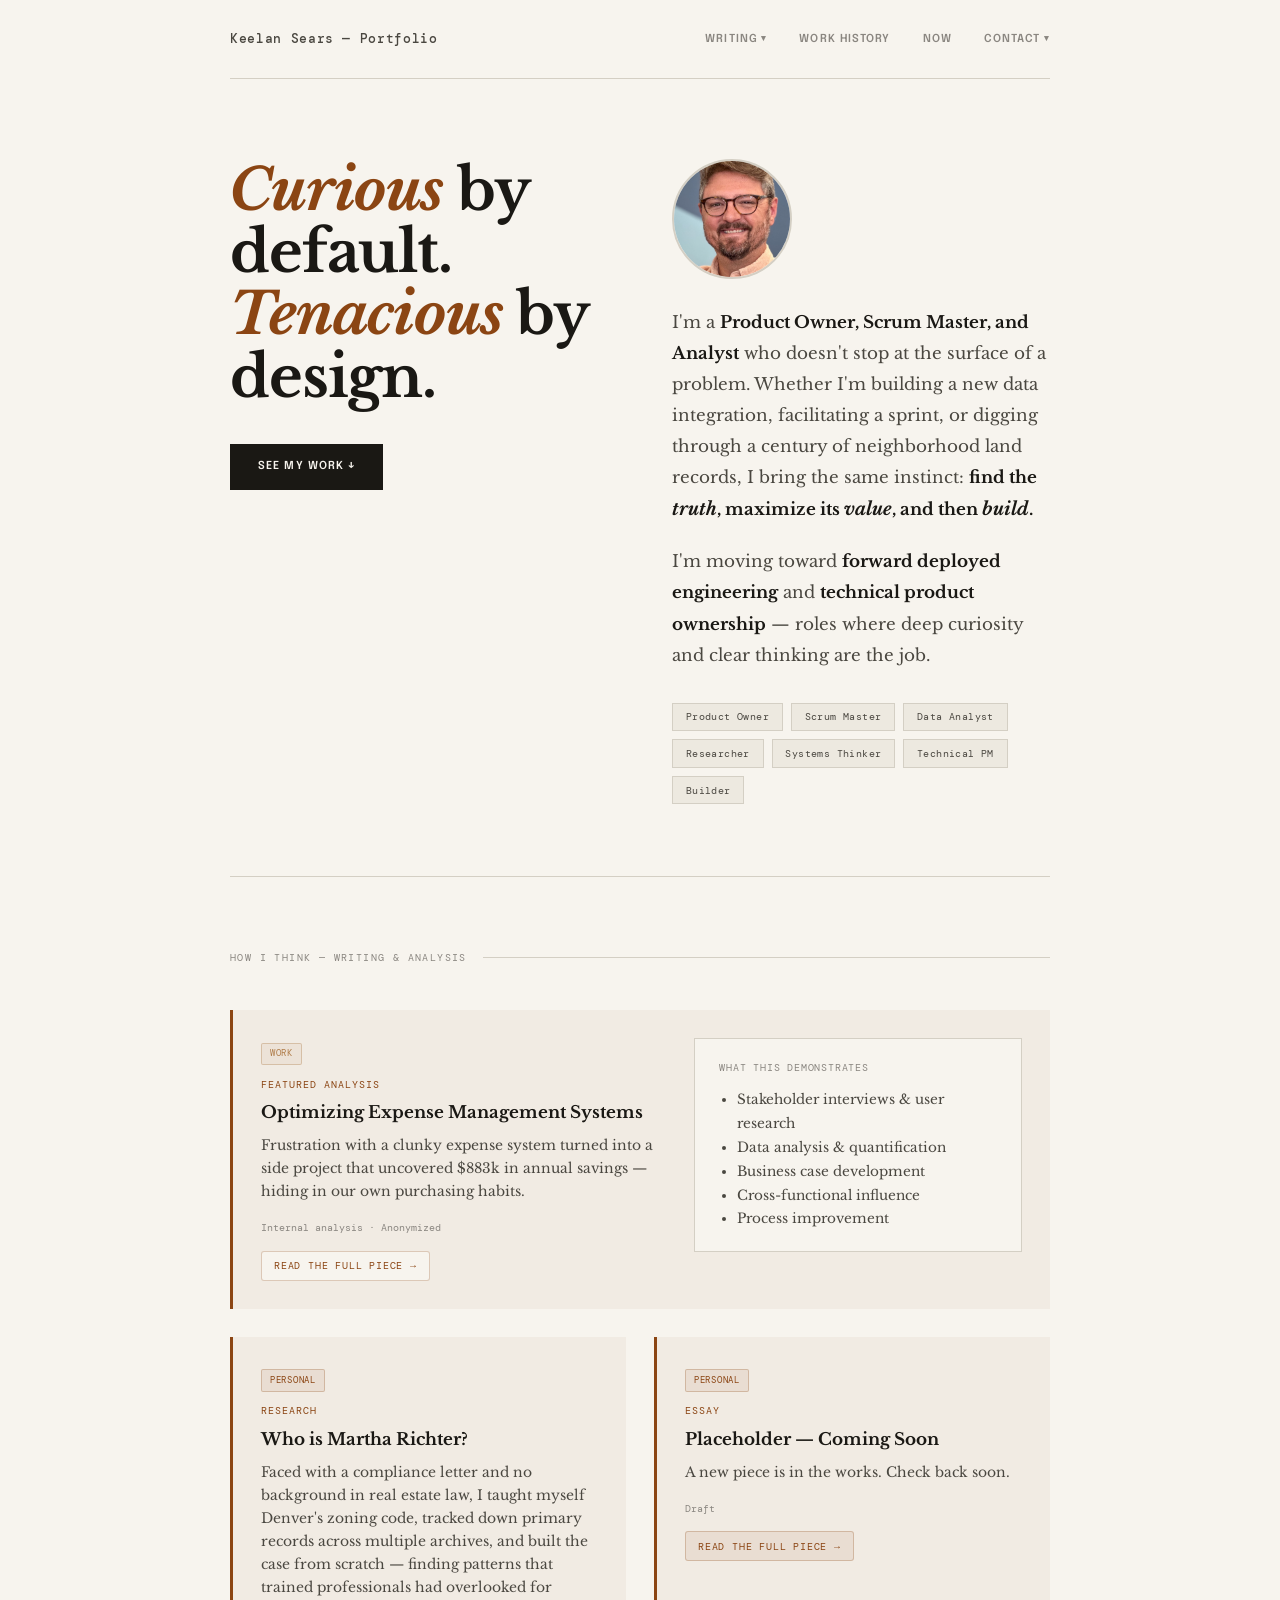
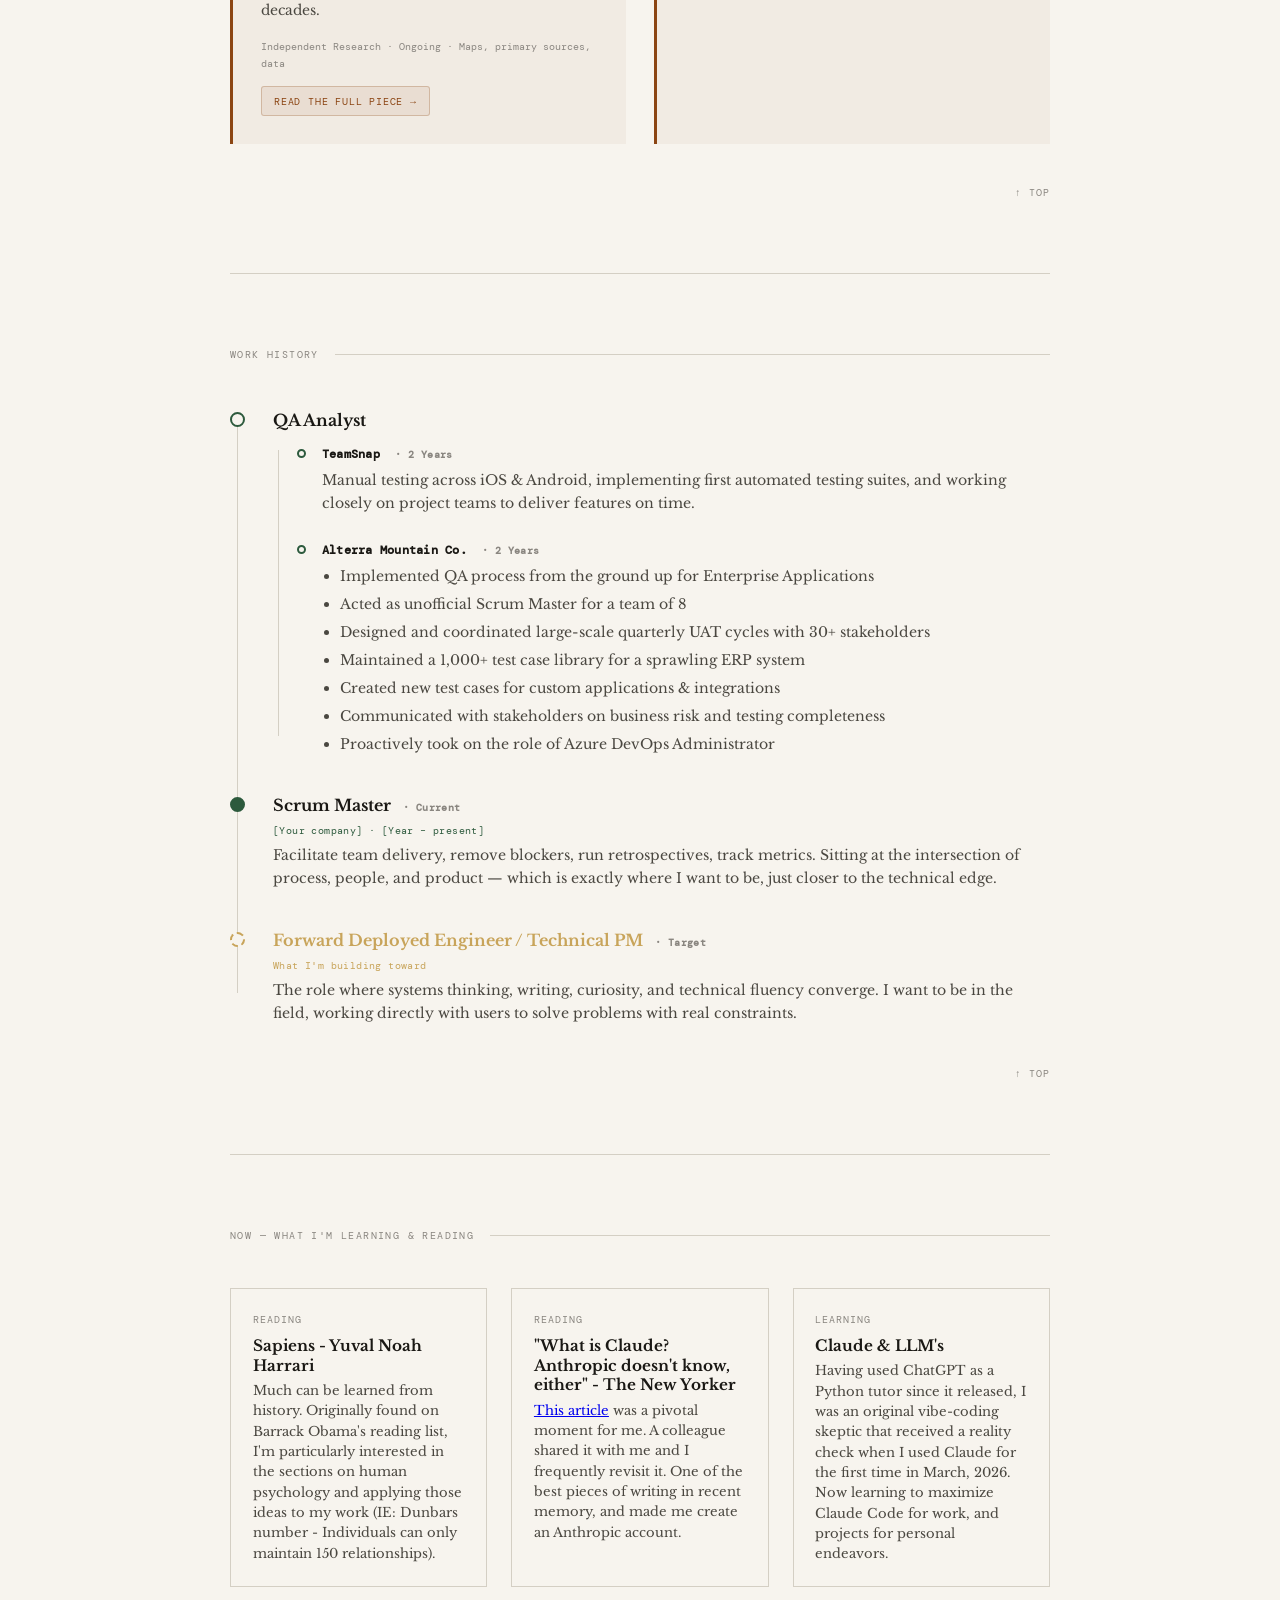
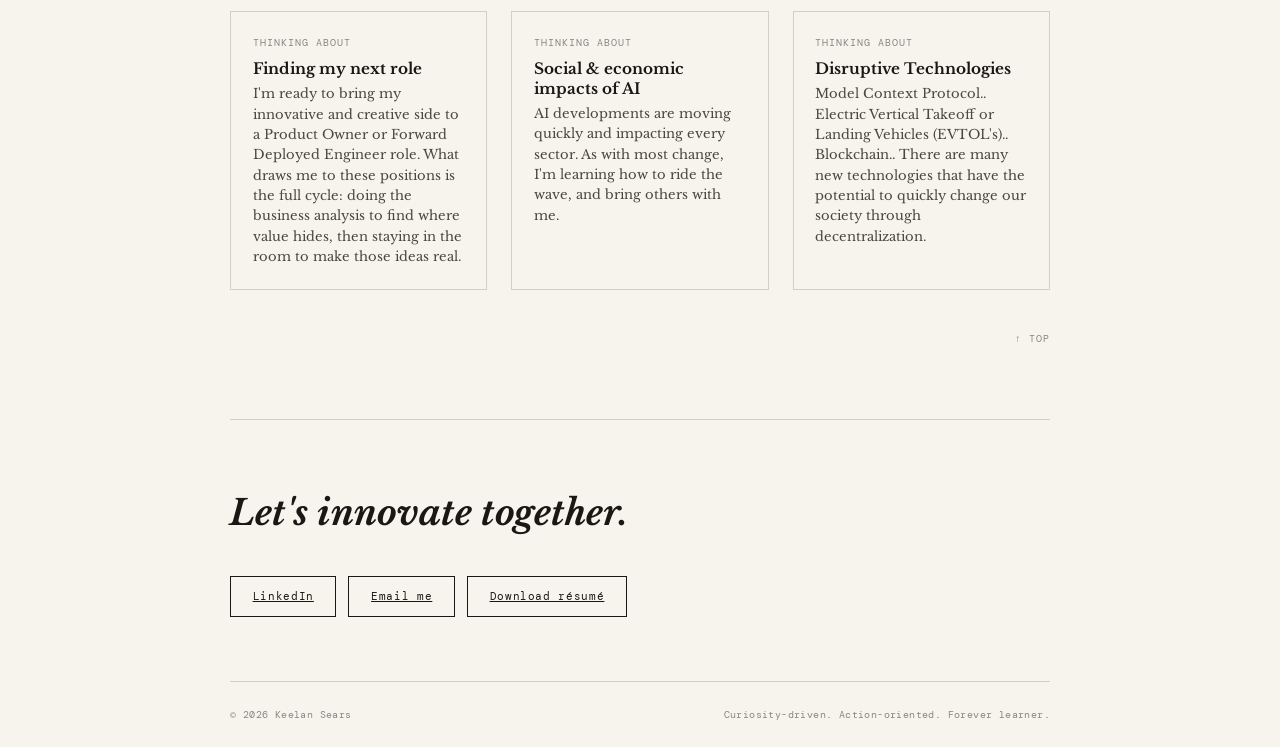
<file: index.html>
<!DOCTYPE html>
<html lang="en">
<head>
<meta charset="UTF-8">
<meta name="viewport" content="width=device-width, initial-scale=1.0">
<title>Keelan Sears — Portfolio</title>
<link href="https://fonts.googleapis.com/css2?family=Libre+Baskerville:ital,wght@0,400;0,700;1,400&family=DM+Mono:wght@400;500&family=Epilogue:wght@300;400;600&display=swap" rel="stylesheet">
<link rel="stylesheet" href="styles.css?v=9">
</head>
<body>
<div class="site-wrap">

  <!-- NAV -->
  <nav>
    <div class="nav-name">Keelan Sears — Portfolio</div>
    <ul class="nav-links">
      <li class="nav-dropdown-li">
        <details class="nav-dropdown">
          <summary>Writing</summary>
          <ul class="dropdown">
            <li><a href="#writing">Overview</a></li>
            <li><a href="expense-management.html">Optimizing Expense Management Systems<span class="dropdown-tag work">Work</span></a></li>
            <li><a href="who-is-martha-richter.html">Who is Martha Richter?<span class="dropdown-tag personal">Personal</span></a></li>
            <li><a href="reading-the-footnotes.html">Placeholder — Coming Soon<span class="dropdown-tag personal">Personal</span></a></li>
          </ul>
        </details>
      </li>
      <li><a href="#work">Work History</a></li>
      <li><a href="#now">Now</a></li>
      <li class="nav-dropdown-li">
        <details class="nav-dropdown align-right">
          <summary>Contact</summary>
          <ul class="dropdown">
            <li><a href="https://www.linkedin.com/in/keelan-sears-49459a4a/" target="_blank" rel="noopener noreferrer">LinkedIn</a></li>
            <li><button type="button" data-open-contact>Email me</button></li>
            <li><a href="resume.pdf" download>Download résumé</a></li>
          </ul>
        </details>
      </li>
    </ul>
  </nav>

  <!-- HERO -->
  <section class="hero">
    <div>
      <h1><em>Curious</em> by default.<br><em>Tenacious</em> by design.</h1>
      <a href="#writing" class="hero-cta">See my work ↓</a>
    </div>
    <div>
      <div class="profile-photo-wrap">
        <img src="images/profile.jpg" alt="Keelan Sears" class="profile-photo">
      </div>
      <p class="hero-statement">
        I'm a <strong>Product Owner, Scrum Master, and Analyst</strong> who doesn't stop at the surface of a problem. Whether I'm building a new data integration, facilitating a sprint, or digging through a century of neighborhood land records, I bring the same instinct: <strong>find the <em>truth</em>, maximize its <em>value</em>, and then <em>build</em>.</strong>
      </p>
      <p class="hero-statement">
        I'm moving toward <strong>forward deployed engineering</strong> and <strong>technical product ownership</strong> — roles where deep curiosity and clear thinking are the job.
      </p>
      <div class="hero-tags">
        <span class="tag">Product Owner</span>
        <span class="tag">Scrum Master</span>
        <span class="tag">Data Analyst</span>
        <span class="tag">Researcher</span>
        <span class="tag">Systems Thinker</span>
        <span class="tag">Technical PM</span>
        <span class="tag">Builder</span>
      </div>
    </div>
  </section>

  <!-- WRITING -->
  <section id="writing" class="section">
    <div class="section-label">How I think — writing &amp; analysis</div>
    <div class="writing-grid">

      <div class="writing-card featured">
        <div>
          <span class="card-tag work">Work</span>
          <div class="card-type">Featured Analysis</div>
          <div class="card-title">Optimizing Expense Management Systems</div>
          <div class="card-excerpt">Frustration with a clunky expense system turned into a side project that uncovered $883k in annual savings — hiding in our own purchasing habits.</div>
          <div class="card-meta">Internal analysis · Anonymized</div>
          <a href="expense-management.html" class="card-link">Read the full piece →</a>
        </div>
        <div class="skills-box">
          <div class="skills-box-label">What this demonstrates</div>
          <ul>
            <li>Stakeholder interviews &amp; user research</li>
            <li>Data analysis &amp; quantification</li>
            <li>Business case development</li>
            <li>Cross-functional influence</li>
            <li>Process improvement</li>
          </ul>
        </div>
      </div>

      <div class="writing-card personal">
        <span class="card-tag personal">Personal</span>
        <div class="card-type">Research</div>
        <div class="card-title">Who is Martha Richter?</div>
        <div class="card-excerpt">Faced with a compliance letter and no background in real estate law, I taught myself Denver's zoning code, tracked down primary records across multiple archives, and built the case from scratch — finding patterns that trained professionals had overlooked for decades.</div>
        <div class="card-meta">Independent Research · Ongoing · Maps, primary sources, data</div>
        <a href="who-is-martha-richter.html" class="card-link">Read the full piece →</a>
      </div>

      <div class="writing-card personal">
        <span class="card-tag personal">Personal</span>
        <div class="card-type">Essay</div>
        <div class="card-title">Placeholder — Coming Soon</div>
        <div class="card-excerpt">A new piece is in the works. Check back soon.</div>
        <div class="card-meta">Draft</div>
        <a href="reading-the-footnotes.html" class="card-link">Read the full piece →</a>
      </div>

    </div>
    <a href="#" class="back-to-top">↑ Top</a>
  </section>

  <!-- TIMELINE -->
  <section id="work" class="section">
    <div class="section-label">Work history</div>
    <div class="timeline">

      <div class="tl-item tl-item-group">
        <div class="tl-dot"></div>
        <div>
          <div class="tl-role">QA Analyst</div>
          <div class="tl-subrail">

            <div class="tl-sub">
              <div class="tl-sub-dot"></div>
              <div>
                <div class="tl-sub-head">TeamSnap <span class="tl-arrow">· 2 Years</span></div>
                <div class="tl-desc">Manual testing across iOS & Android, implementing first automated testing suites, and working closely on project teams to deliver features on time.</div>
              </div>
            </div>

            <div class="tl-sub">
              <div class="tl-sub-dot"></div>
              <div>
                <div class="tl-sub-head">Alterra Mountain Co. <span class="tl-arrow">· 2 Years</span></div>
                <ul class="tl-bullets">
                  <li>Implemented QA process from the ground up for Enterprise Applications</li>
                  <li>Acted as unofficial Scrum Master for a team of 8</li>
                  <li>Designed and coordinated large-scale quarterly UAT cycles with 30+ stakeholders</li>
                  <li>Maintained a 1,000+ test case library for a sprawling ERP system</li>
                  <li>Created new test cases for custom applications & integrations</li>
                  <li>Communicated with stakeholders on business risk and testing completeness</li>
                  <li>Proactively took on the role of Azure DevOps Administrator</li>
                </ul>
              </div>
            </div>

          </div>
        </div>
      </div>

      <div class="tl-item">
        <div class="tl-dot current"></div>
        <div>
          <div class="tl-role">Scrum Master <span class="tl-arrow">· Current</span></div>
          <div class="tl-org">[Your company] · [Year – present]</div>
          <div class="tl-desc">Facilitate team delivery, remove blockers, run retrospectives, track metrics. Sitting at the intersection of process, people, and product — which is exactly where I want to be, just closer to the technical edge.</div>
        </div>
      </div>

      <div class="tl-item">
        <div class="tl-dot target"></div>
        <div>
          <div class="tl-role target-role">Forward Deployed Engineer / Technical PM <span class="tl-arrow">· Target</span></div>
          <div class="tl-org" style="color: var(--highlight);">What I'm building toward</div>
          <div class="tl-desc">The role where systems thinking, writing, curiosity, and technical fluency converge. I want to be in the field, working directly with users to solve problems with real constraints.</div>
        </div>
      </div>

    </div>
    <a href="#" class="back-to-top">↑ Top</a>
  </section>

  <!-- NOW -->
  <section id="now" class="section">
    <div class="section-label">Now — what I'm learning &amp; reading</div>
    <div class="now-grid">
      <div class="now-card">
        <div class="now-type">Reading</div>
        <div class="now-title">Sapiens - Yuval Noah Harrari</div>
        <div class="now-detail">Much can be learned from history. Originally found on Barrack Obama's reading list, I'm particularly interested in the sections on human psychology and applying those ideas to my work (IE: Dunbars number - Individuals can only maintain 150 relationships).</div>
      </div>
      <div class="now-card">
        <div class="now-type">Reading</div>
        <div class="now-title">"What is Claude? Anthropic doesn't know, either" - The New Yorker</div>
        <div class="now-detail"><a href="https://www.newyorker.com/magazine/2026/02/16/what-is-claude-anthropic-doesnt-know-either">This article</a> was a pivotal moment for me. A colleague shared it with me and I frequently revisit it. One of the best pieces of writing in recent memory, and made me create an Anthropic account.</div>
      </div>
      <div class="now-card">
        <div class="now-type">Learning</div>
        <div class="now-title">Claude & LLM's</div>
        <div class="now-detail">Having used ChatGPT as a Python tutor since it released, I was an original vibe-coding skeptic that received a reality check when I used Claude for the first time in March, 2026. Now learning to maximize Claude Code for work, and projects for personal endeavors.</div>
      </div>
      <div class="now-card">
        <div class="now-type">Thinking about</div>
        <div class="now-title">Finding my next role</div>
        <div class="now-detail">I'm ready to bring my innovative and creative side to a Product Owner or Forward Deployed Engineer role. What draws me to these positions is the full cycle: doing the business analysis to find where value hides, then staying in the room to make those ideas real.</div>
      </div>
      <div class="now-card">
        <div class="now-type">Thinking about</div>
        <div class="now-title">Social & economic impacts of AI</div>
        <div class="now-detail">AI developments are moving quickly and impacting every sector. As with most change, I'm learning how to ride the wave, and bring others with me.</div>
      </div>
      <div class="now-card">
        <div class="now-type">Thinking about</div>
        <div class="now-title">Disruptive Technologies</div>
        <div class="now-detail">Model Context Protocol.. Electric Vertical Takeoff or Landing Vehicles (EVTOL's).. Blockchain.. There are many new technologies that have the potential to quickly change our society through decentralization.</div>
      </div>
    </div>
    <a href="#" class="back-to-top">↑ Top</a>
  </section>

  <!-- CONTACT -->
  <div id="contact" class="contact-band">
    <div class="contact-headline">Let's innovate together.</div>
    <div class="contact-links">
      <a href="https://www.linkedin.com/in/keelan-sears-49459a4a/" target="_blank" rel="noopener noreferrer" class="contact-btn">LinkedIn</a>
      <button class="contact-btn" data-open-contact>Email me</button>
      <a href="resume.pdf" download class="contact-btn">Download résumé</a>
    </div>
  </div>

  <footer>
    <span>© 2026 Keelan Sears</span>
    <span>Curiosity-driven. Action-oriented. Forever learner.</span>
  </footer>

</div>
<script src="nav.js?v=9"></script>
<script src="crumple-transition.js?v=3" data-base="/assets/" data-swap=".site-wrap" data-sound="on"></script>
</body>
</html>
</file>
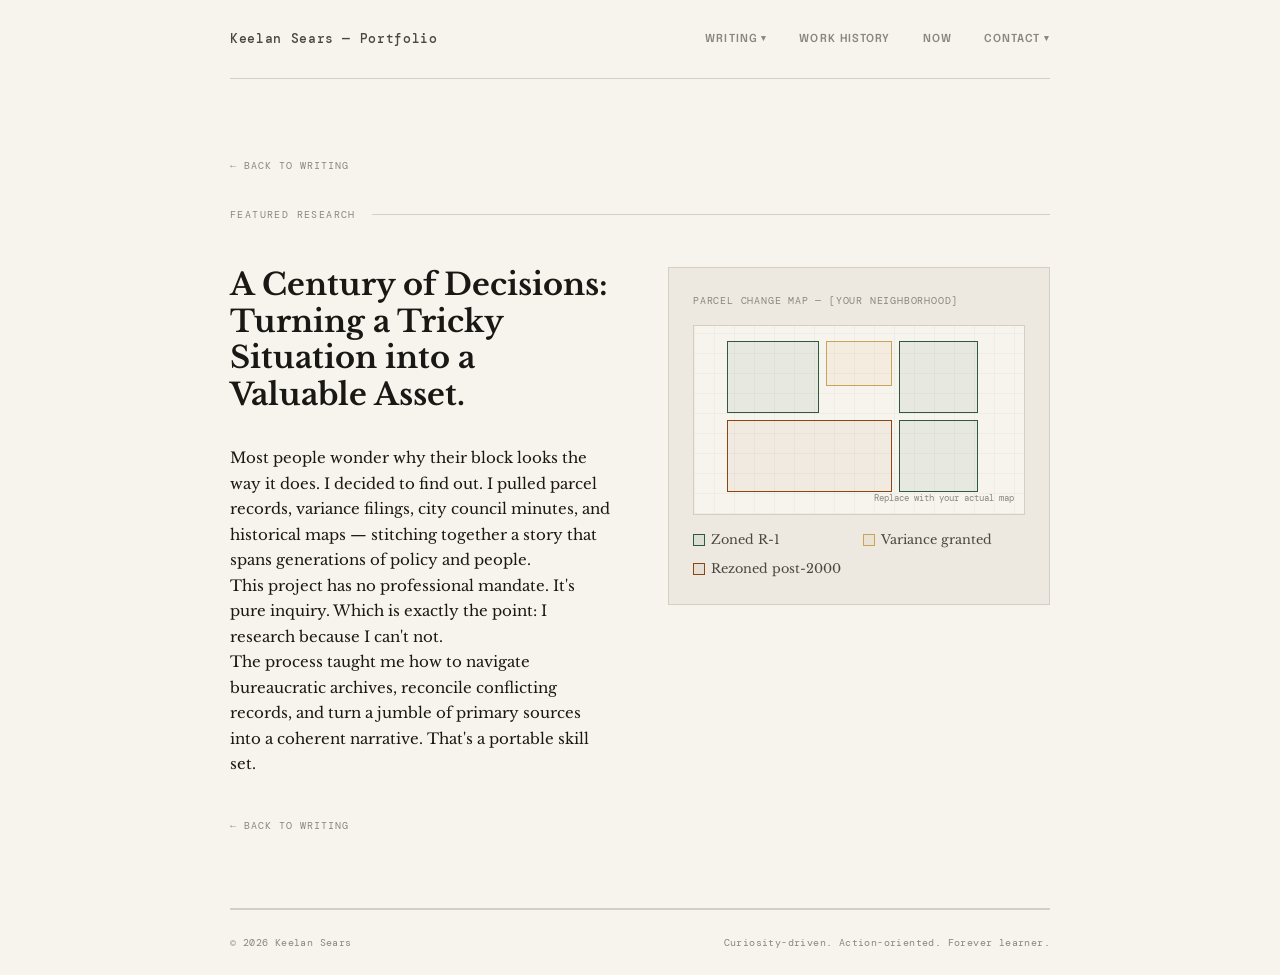
<file: century-of-decisions.html>
<!DOCTYPE html>
<html lang="en">
<head>
<meta charset="UTF-8">
<meta name="viewport" content="width=device-width, initial-scale=1.0">
<title>A Century of Decisions — Keelan Sears</title>
<link href="https://fonts.googleapis.com/css2?family=Libre+Baskerville:ital,wght@0,400;0,700;1,400&family=DM+Mono:wght@400;500&family=Epilogue:wght@300;400;600&display=swap" rel="stylesheet">
<link rel="stylesheet" href="styles.css?v=7">
</head>
<body>
<div class="site-wrap">

  <!-- NAV -->
  <nav>
    <div class="nav-name"><a href="index.html">Keelan Sears — Portfolio</a></div>
    <ul class="nav-links">
      <li class="nav-dropdown-li">
        <details class="nav-dropdown">
          <summary>Writing</summary>
          <ul class="dropdown">
            <li><a href="index.html#writing">Overview</a></li>
            <li><a href="century-of-decisions.html">A Century of Decisions<span class="dropdown-tag personal">Personal</span></a></li>
            <li><a href="expense-management.html">Optimizing Expense Management Systems<span class="dropdown-tag work">Work</span></a></li>
            <li><a href="reading-the-footnotes.html">On Reading the Footnotes<span class="dropdown-tag personal">Personal</span></a></li>
          </ul>
        </details>
      </li>
      <li><a href="index.html#work">Work History</a></li>
      <li><a href="index.html#now">Now</a></li>
      <li class="nav-dropdown-li">
        <details class="nav-dropdown align-right">
          <summary>Contact</summary>
          <ul class="dropdown">
            <li><a href="https://www.linkedin.com/in/keelan-sears-49459a4a/" target="_blank" rel="noopener noreferrer">LinkedIn</a></li>
            <li><button type="button" data-open-contact>Email me</button></li>
            <li><a href="resume.pdf" download>Download résumé</a></li>
          </ul>
        </details>
      </li>
    </ul>
  </nav>

  <!-- ARTICLE -->
  <article class="section">
    <a href="index.html#writing" class="back-link">← Back to writing</a>
    <div class="section-label">Featured Research</div>
    <div class="zoning-block">
      <div>
        <h2>A Century of Decisions: Turning a Tricky Situation into a Valuable Asset.</h2>
        <div style="height: 1rem;"></div>
        <p>Most people wonder why their block looks the way it does. I decided to find out. I pulled parcel records, variance filings, city council minutes, and historical maps — stitching together a story that spans generations of policy and people.</p>
        <p>This project has no professional mandate. It's pure inquiry. Which is exactly the point: I research because I can't not.</p>
        <p>The process taught me how to navigate bureaucratic archives, reconcile conflicting records, and turn a jumble of primary sources into a coherent narrative. That's a portable skill set.</p>
      </div>
      <div class="zoning-visual">
        <div class="viz-label">Parcel change map — [your neighborhood]</div>
        <div class="map-placeholder">
          <div class="map-grid-lines"></div>
          <div class="map-block" style="left: 10%; top: 8%; width: 28%; height: 38%;"></div>
          <div class="map-block variance" style="left: 40%; top: 8%; width: 20%; height: 24%;"></div>
          <div class="map-block" style="left: 62%; top: 8%; width: 24%; height: 38%;"></div>
          <div class="map-block rezoned" style="left: 10%; top: 50%; width: 50%; height: 38%;"></div>
          <div class="map-block" style="left: 62%; top: 50%; width: 24%; height: 38%;"></div>
          <div class="map-center-label">Replace with your actual map</div>
        </div>
        <div class="map-legend">
          <div class="legend-item">
            <div class="legend-swatch"></div>
            Zoned R-1
          </div>
          <div class="legend-item">
            <div class="legend-swatch" style="border-color: var(--highlight); background: rgba(200,164,90,0.1);"></div>
            Variance granted
          </div>
          <div class="legend-item">
            <div class="legend-swatch" style="border-color: var(--accent-2); background: rgba(139,69,19,0.06);"></div>
            Rezoned post-2000
          </div>
        </div>
      </div>
    </div>
    <a href="index.html#writing" class="back-link" style="margin-top: 2.5rem; margin-bottom: 0;">← Back to writing</a>
  </article>

  <footer>
    <span>© 2026 Keelan Sears</span>
    <span>Curiosity-driven. Action-oriented. Forever learner.</span>
  </footer>

</div>
<script src="nav.js?v=8"></script>
</body>
</html>
</file>
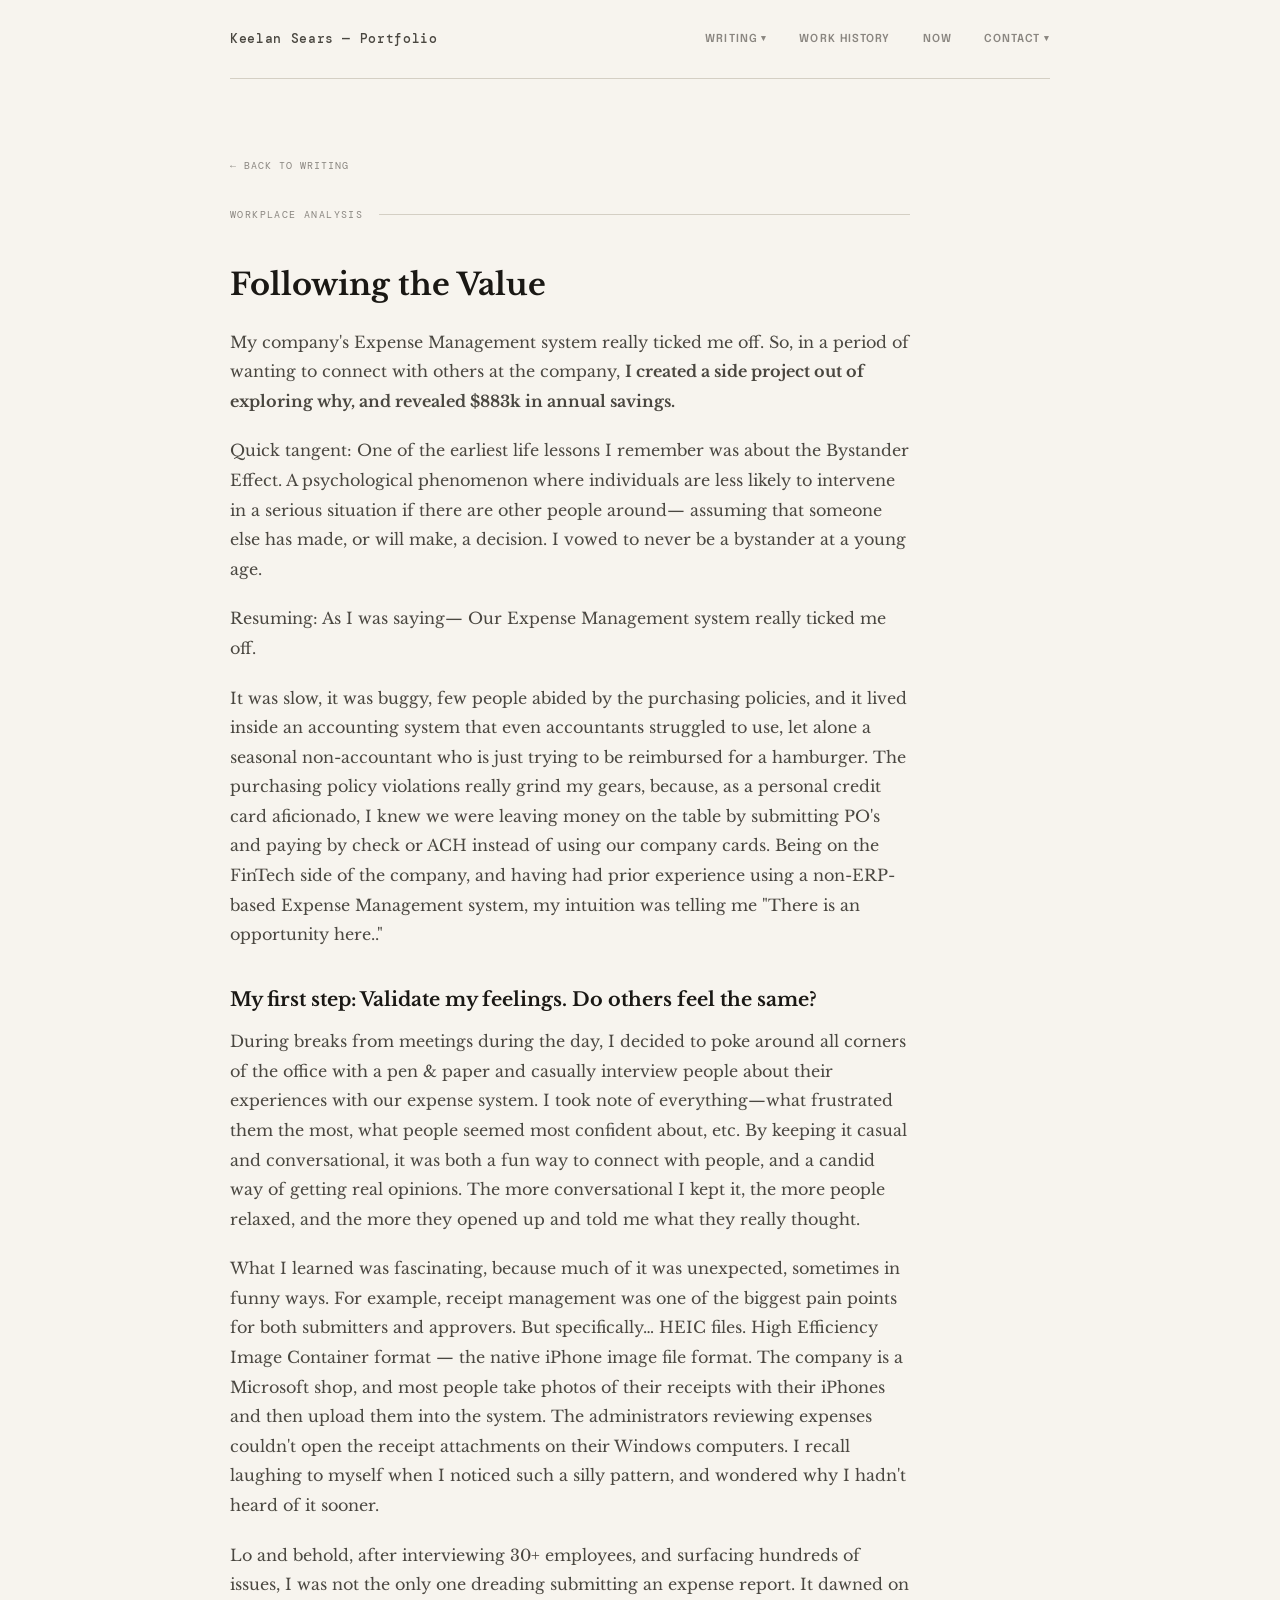
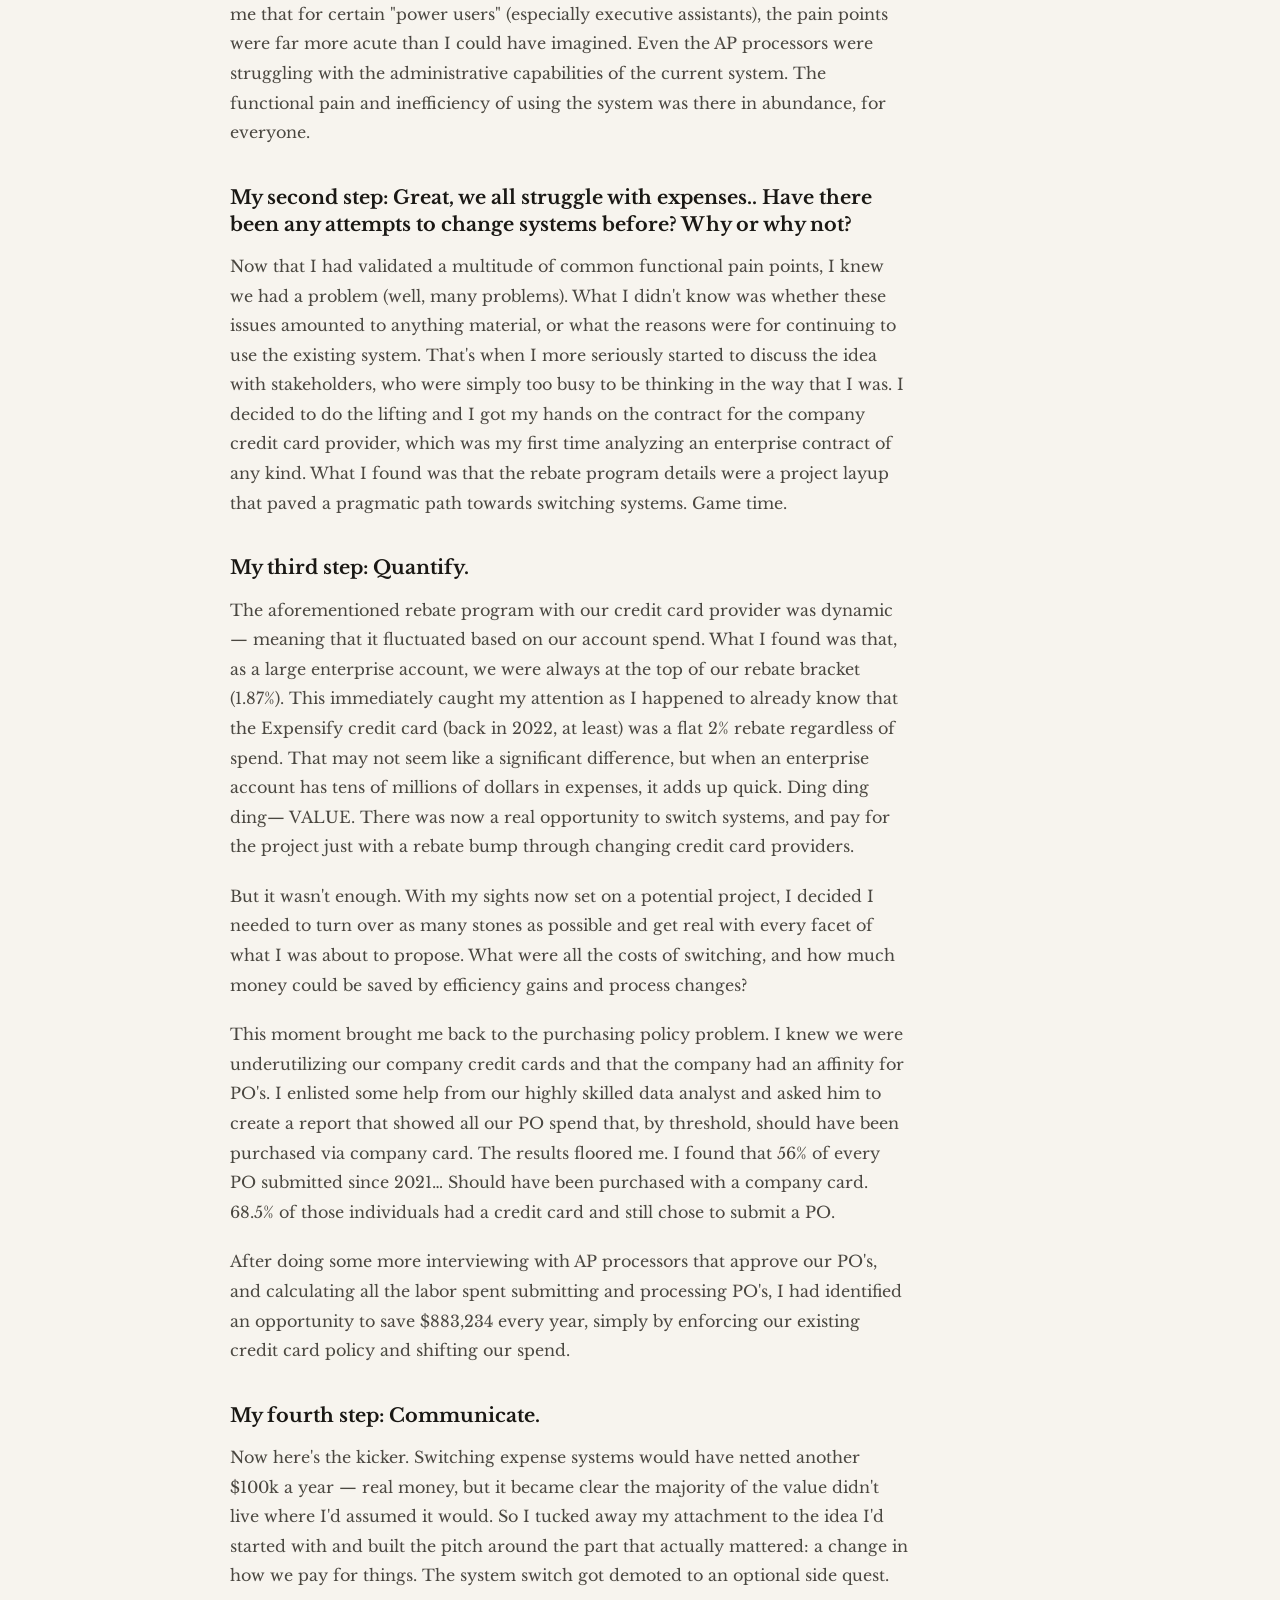
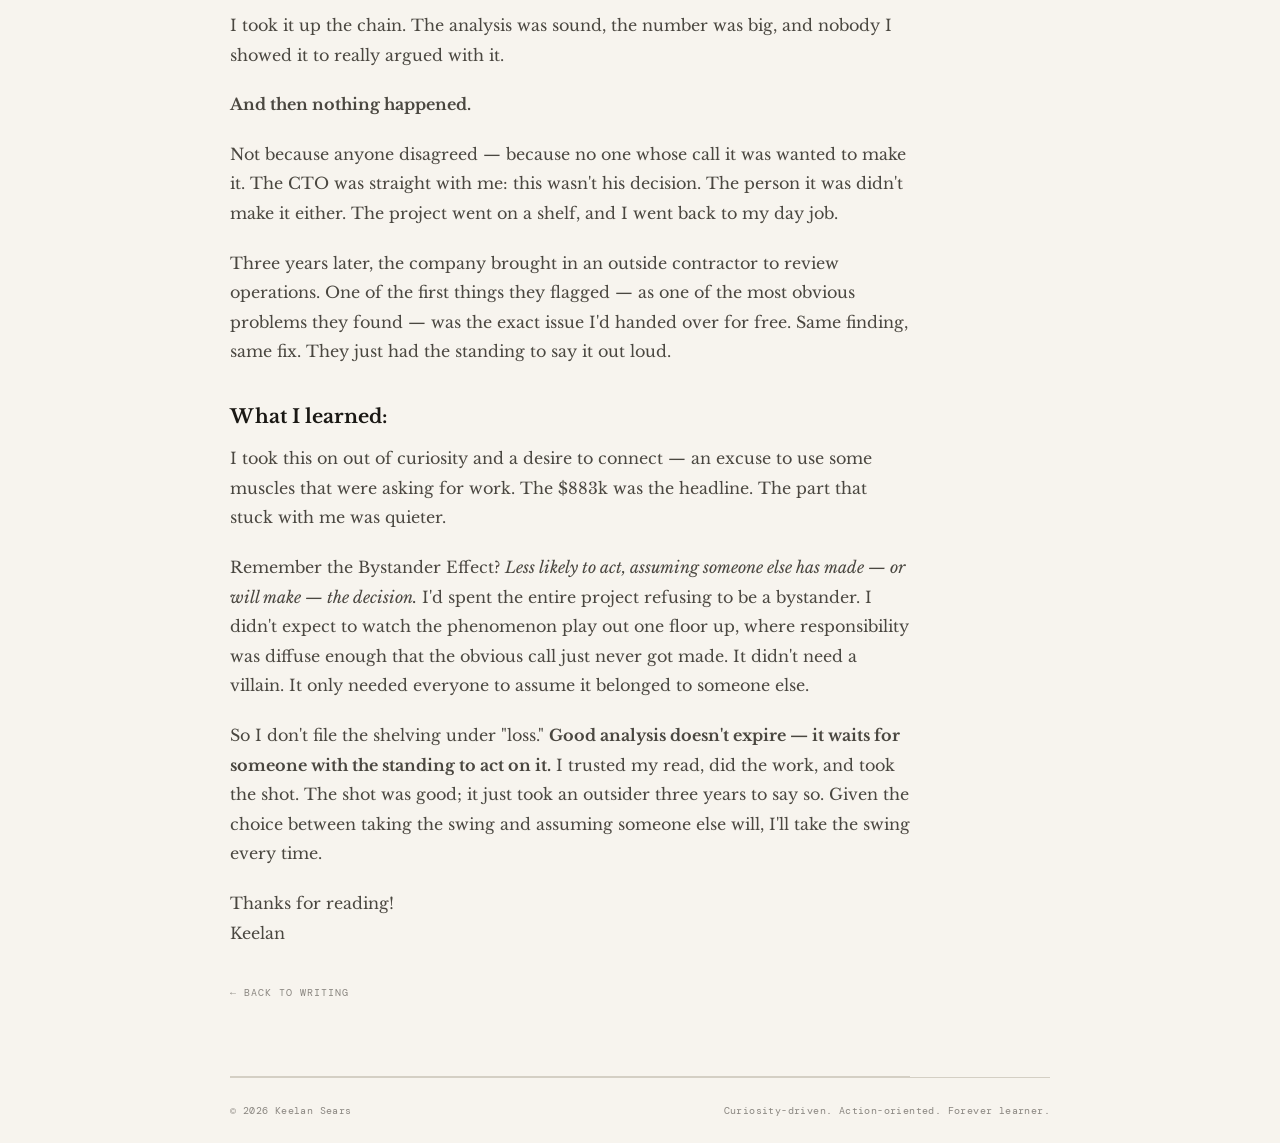
<file: expense-management.html>
<!DOCTYPE html>
<html lang="en">
<head>
<meta charset="UTF-8">
<meta name="viewport" content="width=device-width, initial-scale=1.0">
<title>Optimizing Expense Management Systems — Keelan Sears</title>
<link href="https://fonts.googleapis.com/css2?family=Libre+Baskerville:ital,wght@0,400;0,700;1,400&family=DM+Mono:wght@400;500&family=Epilogue:wght@300;400;600&display=swap" rel="stylesheet">
<link rel="stylesheet" href="styles.css?v=9">
</head>
<body>
<div class="site-wrap">

  <!-- NAV -->
  <nav>
    <div class="nav-name"><a href="index.html">Keelan Sears — Portfolio</a></div>
    <ul class="nav-links">
      <li class="nav-dropdown-li">
        <details class="nav-dropdown">
          <summary>Writing</summary>
          <ul class="dropdown">
            <li><a href="index.html#writing">Overview</a></li>
            <li><a href="expense-management.html">Optimizing Expense Management Systems<span class="dropdown-tag work">Work</span></a></li>
            <li><a href="who-is-martha-richter.html">Who is Martha Richter?<span class="dropdown-tag personal">Personal</span></a></li>
            <li><a href="reading-the-footnotes.html">Placeholder — Coming Soon<span class="dropdown-tag personal">Personal</span></a></li>
          </ul>
        </details>
      </li>
      <li><a href="index.html#work">Work History</a></li>
      <li><a href="index.html#now">Now</a></li>
      <li class="nav-dropdown-li">
        <details class="nav-dropdown align-right">
          <summary>Contact</summary>
          <ul class="dropdown">
            <li><a href="https://www.linkedin.com/in/keelan-sears-49459a4a/" target="_blank" rel="noopener noreferrer">LinkedIn</a></li>
            <li><button type="button" data-open-contact>Email me</button></li>
            <li><a href="resume.pdf" download>Download résumé</a></li>
          </ul>
        </details>
      </li>
    </ul>
  </nav>

  <!-- ARTICLE -->
  <article class="section article-body">
    <a href="index.html#writing" class="back-link">← Back to writing</a>
    <div class="section-label">Workplace Analysis</div>
    <h2>Following the Value</h2>
    <p>My company's Expense Management system really ticked me off. So, in a period of wanting to connect with others at the company, <b>I created a side project out of exploring why, and revealed $883k in annual savings.</b></p>

    <p>Quick tangent: One of the earliest life lessons I remember was about the Bystander Effect. A psychological phenomenon where individuals are less likely to intervene in a serious situation if there are other people around— assuming that someone else has made, or will make, a decision. I vowed to never be a bystander at a young age.</p>

    <p>Resuming: As I was saying— Our Expense Management system really ticked me off.</p>

    <p>It was slow, it was buggy, few people abided by the purchasing policies, and it lived inside an accounting system that even accountants struggled to use, let alone a seasonal non-accountant who is just trying to be reimbursed for a hamburger. The purchasing policy violations really grind my gears, because, as a personal credit card aficionado, I knew we were leaving money on the table by submitting PO's and paying by check or ACH instead of using our company cards. Being on the FinTech side of the company, and having had prior experience using a non-ERP-based Expense Management system, my intuition was telling me "There is an opportunity here.."</p>

    <h3>My first step: Validate my feelings. Do others feel the same?</h3>

    <p>During breaks from meetings during the day, I decided to poke around all corners of the office with a pen &amp; paper and casually interview people about their experiences with our expense system. I took note of everything—what frustrated them the most, what people seemed most confident about, etc. By keeping it casual and conversational, it was both a fun way to connect with people, and a candid way of getting real opinions. The more conversational I kept it, the more people relaxed, and the more they opened up and told me what they really thought.</p>

    <p>What I learned was fascinating, because much of it was unexpected, sometimes in funny ways. For example, receipt management was one of the biggest pain points for both submitters and approvers. But specifically… HEIC files. High Efficiency Image Container format — the native iPhone image file format. The company is a Microsoft shop, and most people take photos of their receipts with their iPhones and then upload them into the system. The administrators reviewing expenses couldn't open the receipt attachments on their Windows computers. I recall laughing to myself when I noticed such a silly pattern, and wondered why I hadn't heard of it sooner.</p>

    <p>Lo and behold, after interviewing 30+ employees, and surfacing hundreds of issues, I was not the only one dreading submitting an expense report. It dawned on me that for certain "power users" (especially executive assistants), the pain points were far more acute than I could have imagined. Even the AP processors were struggling with the administrative capabilities of the current system. The functional pain and inefficiency of using the system was there in abundance, for everyone.</p>

    <h3>My second step: Great, we all struggle with expenses.. Have there been any attempts to change systems before? Why or why not?</h3>

    <p>Now that I had validated a multitude of common functional pain points, I knew we had a problem (well, many problems). What I didn't know was whether these issues amounted to anything material, or what the reasons were for continuing to use the existing system. That's when I more seriously started to discuss the idea with stakeholders, who were simply too busy to be thinking in the way that I was. I decided to do the lifting and I got my hands on the contract for the company credit card provider, which was my first time analyzing an enterprise contract of any kind. What I found was that the rebate program details were a project layup that paved a pragmatic path towards switching systems. Game time.</p>

    <h3>My third step: Quantify.</h3>

    <p>The aforementioned rebate program with our credit card provider was dynamic— meaning that it fluctuated based on our account spend. What I found was that, as a large enterprise account, we were always at the top of our rebate bracket (1.87%). This immediately caught my attention as I happened to already know that the Expensify credit card (back in 2022, at least) was a flat 2% rebate regardless of spend. That may not seem like a significant difference, but when an enterprise account has tens of millions of dollars in expenses, it adds up quick. Ding ding ding— VALUE. There was now a real opportunity to switch systems, and pay for the project just with a rebate bump through changing credit card providers.</p>

    <p>But it wasn't enough. With my sights now set on a potential project, I decided I needed to turn over as many stones as possible and get real with every facet of what I was about to propose. What were all the costs of switching, and how much money could be saved by efficiency gains and process changes?</p>

    <p>This moment brought me back to the purchasing policy problem. I knew we were underutilizing our company credit cards and that the company had an affinity for PO's. I enlisted some help from our highly skilled data analyst and asked him to create a report that showed all our PO spend that, by threshold, should have been purchased via company card. The results floored me. I found that 56% of every PO submitted since 2021… Should have been purchased with a company card. 68.5% of those individuals had a credit card and still chose to submit a PO.</p>

    <p>After doing some more interviewing with AP processors that approve our PO's, and calculating all the labor spent submitting and processing PO's, I had identified an opportunity to save $883,234 every year, simply by enforcing our existing credit card policy and shifting our spend.</p>

    <h3>My fourth step: Communicate.</h3>

    <p>Now here's the kicker. Switching expense systems would have netted another $100k a year — real money, but it became clear the majority of the value didn't live where I'd assumed it would. So I tucked away my attachment to the idea I'd started with and built the pitch around the part that actually mattered: a change in how we pay for things. The system switch got demoted to an optional side quest.</p>

    <p>I took it up the chain. The analysis was sound, the number was big, and nobody I showed it to really argued with it.</p>

    <p><strong>And then nothing happened.</strong></p>

    <p>Not because anyone disagreed — because no one whose call it was wanted to make it. The CTO was straight with me: this wasn't his decision. The person it was didn't make it either. The project went on a shelf, and I went back to my day job.</p>

    <p>Three years later, the company brought in an outside contractor to review operations. One of the first things they flagged — as one of the most obvious problems they found — was the exact issue I'd handed over for free. Same finding, same fix. They just had the standing to say it out loud.</p>

    <h3>What I learned:</h3>

    <p>I took this on out of curiosity and a desire to connect — an excuse to use some muscles that were asking for work. The $883k was the headline. The part that stuck with me was quieter.</p>

    <p>Remember the Bystander Effect? <em>Less likely to act, assuming someone else has made — or will make — the decision.</em> I'd spent the entire project refusing to be a bystander. I didn't expect to watch the phenomenon play out one floor up, where responsibility was diffuse enough that the obvious call just never got made. It didn't need a villain. It only needed everyone to assume it belonged to someone else.</p>

    <p>So I don't file the shelving under "loss." <strong>Good analysis doesn't expire — it waits for someone with the standing to act on it.</strong> I trusted my read, did the work, and took the shot. The shot was good; it just took an outsider three years to say so. Given the choice between taking the swing and assuming someone else will, I'll take the swing every time.</p>

    <p>Thanks for reading!<br>Keelan</p>

    <a href="index.html#writing" class="back-link" style="margin-top: 1rem; margin-bottom: 0;">← Back to writing</a>
  </article>

  <footer>
    <span>© 2026 Keelan Sears</span>
    <span>Curiosity-driven. Action-oriented. Forever learner.</span>
  </footer>

</div>
<script src="nav.js?v=9"></script>
<script src="crumple-transition.js?v=3" data-base="/assets/" data-swap=".site-wrap" data-sound="on"></script>
</body>
</html>
</file>
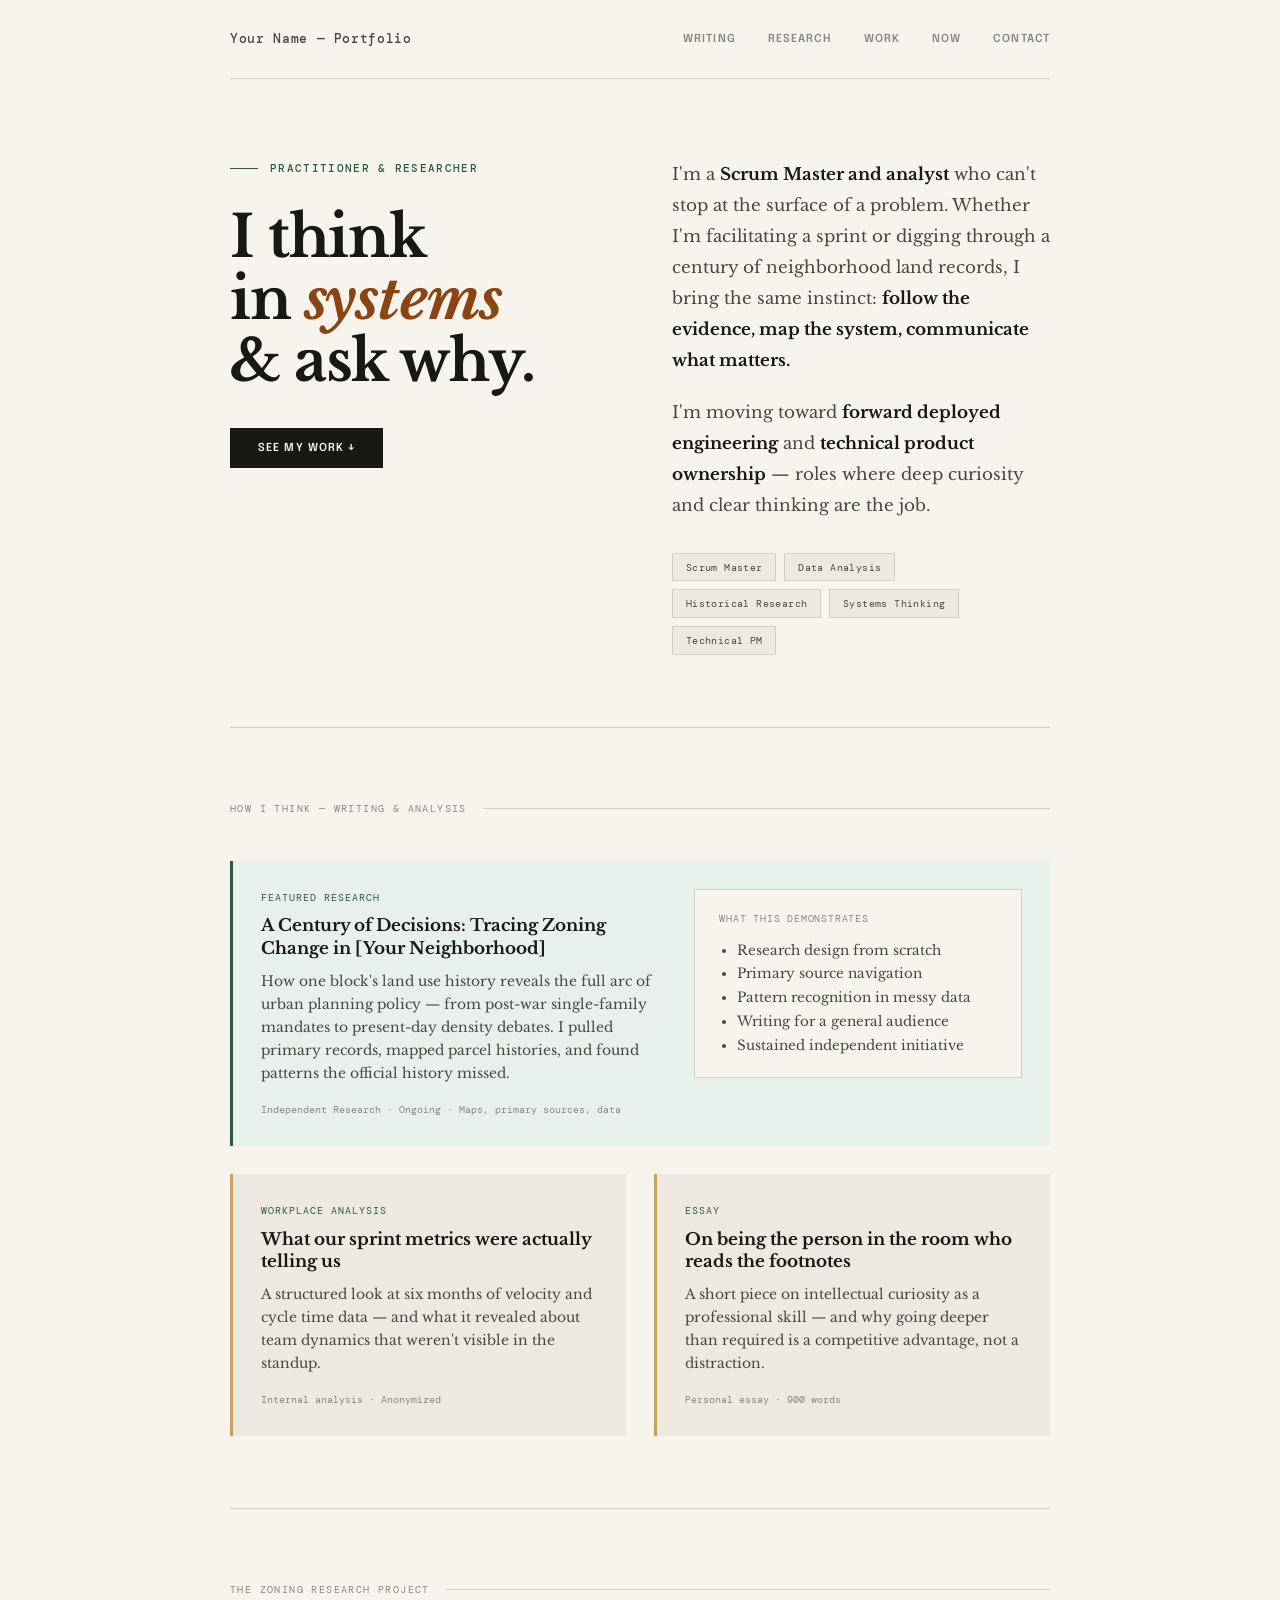
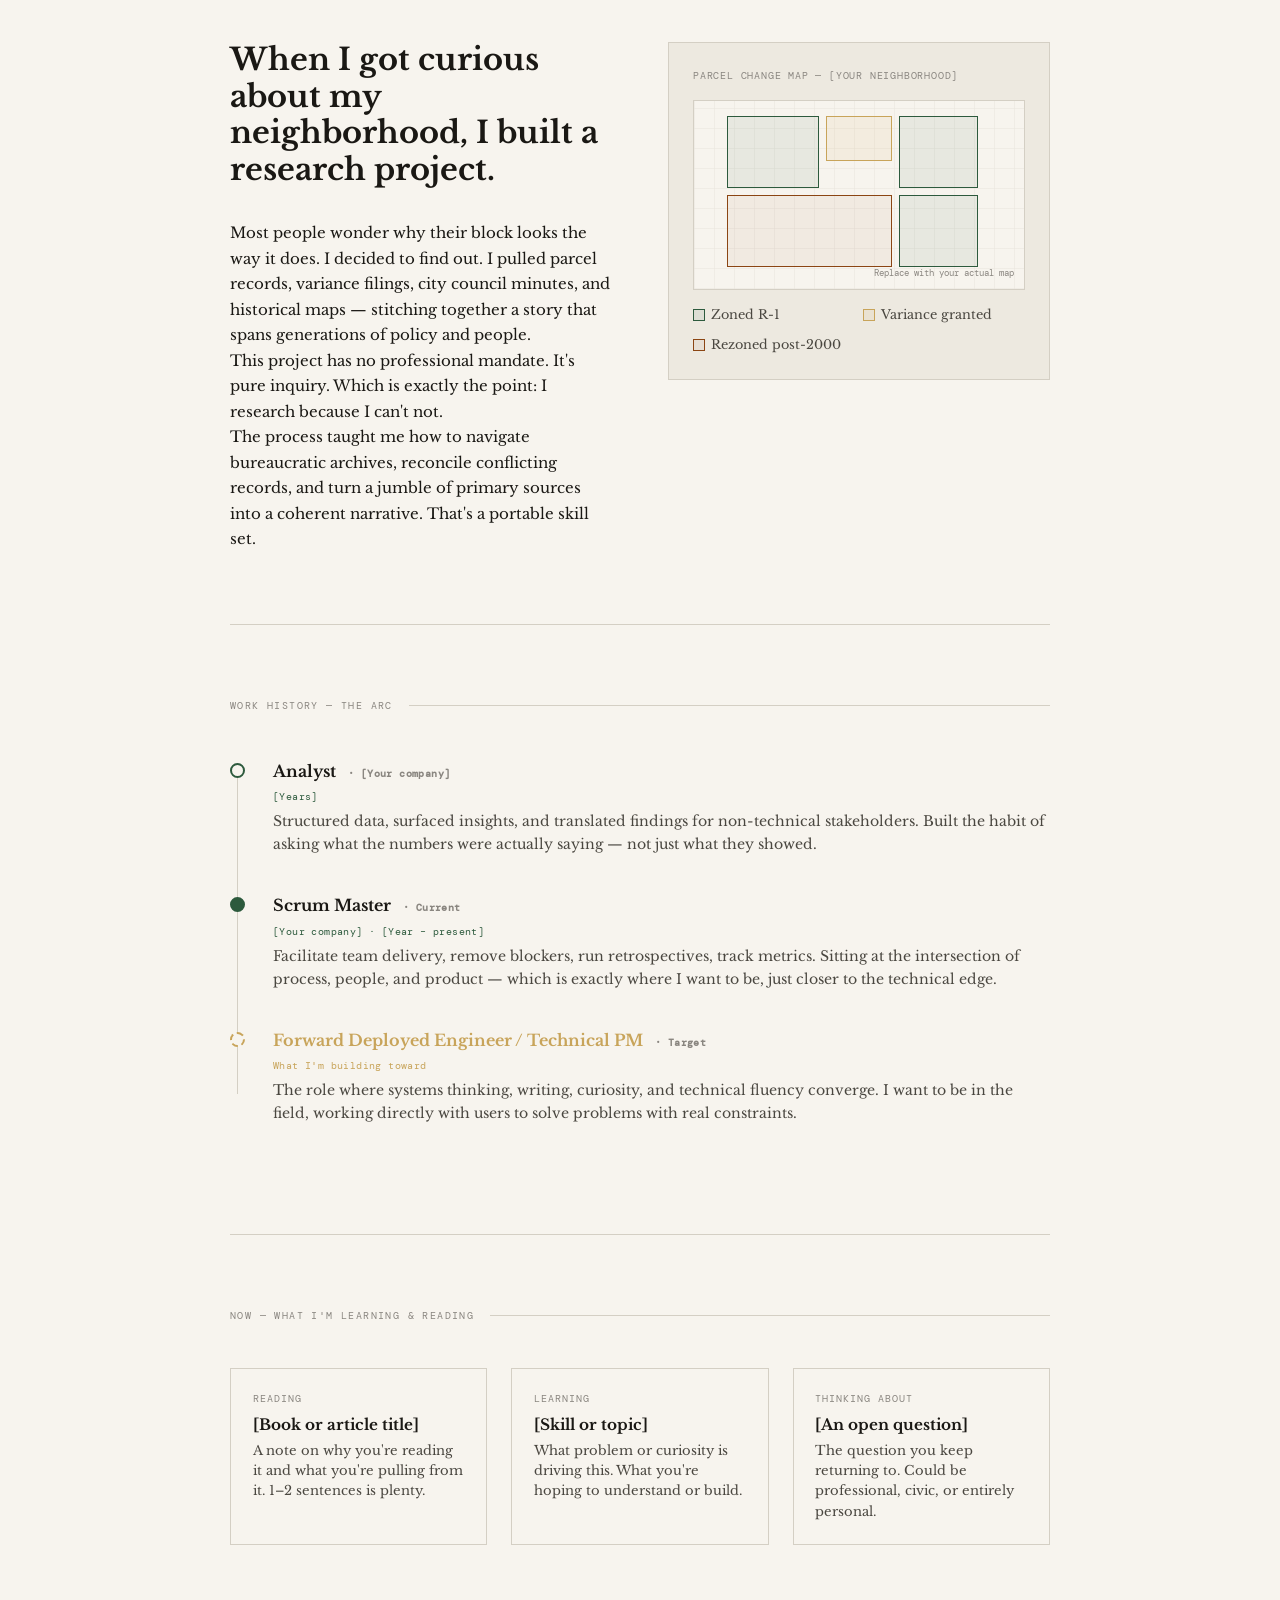
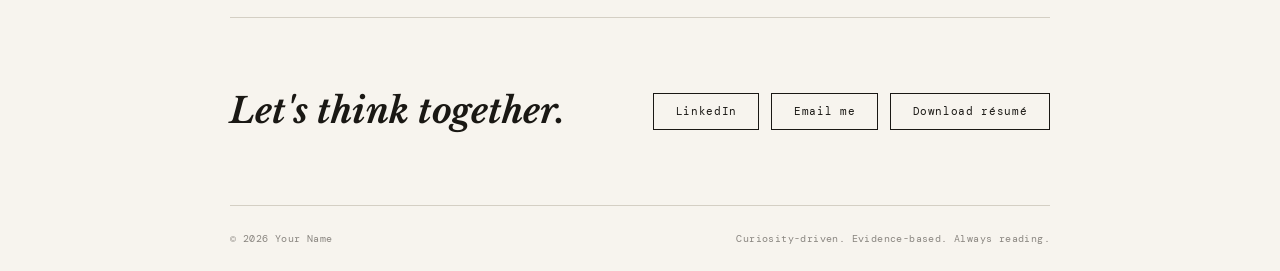
<file: portfolio.html>
<!DOCTYPE html>
<html lang="en">
<head>
<meta charset="UTF-8">
<meta name="viewport" content="width=device-width, initial-scale=1.0">
<title>Your Name — Portfolio</title>
<link href="https://fonts.googleapis.com/css2?family=Libre+Baskerville:ital,wght@0,400;0,700;1,400&family=DM+Mono:wght@400;500&family=Epilogue:wght@300;400;600&display=swap" rel="stylesheet">
<style>
  *, *::before, *::after { box-sizing: border-box; margin: 0; padding: 0; }

  :root {
    --ink: #1a1814;
    --ink-2: #4a4740;
    --ink-3: #8a8680;
    --paper: #f7f4ee;
    --paper-2: #ede9e0;
    --rule: #d4cfc4;
    --accent: #2d5a3d;
    --accent-light: #e8f0eb;
    --accent-2: #8b4513;
    --highlight: #c8a45a;
    --font-serif: 'Libre Baskerville', Georgia, serif;
    --font-mono: 'DM Mono', monospace;
    --font-sans: 'Epilogue', sans-serif;
  }

  body {
    background: var(--paper);
    color: var(--ink);
    font-family: var(--font-serif);
    line-height: 1.7;
    font-size: 15px;
  }

  .site-wrap {
    max-width: 900px;
    margin: 0 auto;
    padding: 0 2.5rem;
  }

  /* ── NAV ── */
  nav {
    display: flex;
    justify-content: space-between;
    align-items: center;
    padding: 1.75rem 0;
    border-bottom: 1px solid var(--rule);
  }

  .nav-name {
    font-family: var(--font-mono);
    font-size: 13px;
    font-weight: 500;
    letter-spacing: 0.05em;
    color: var(--ink-2);
  }

  .nav-links {
    display: flex;
    gap: 2rem;
    list-style: none;
    font-family: var(--font-sans);
    font-size: 11px;
    font-weight: 600;
    letter-spacing: 0.1em;
    text-transform: uppercase;
    color: var(--ink-3);
  }

  .nav-links li { cursor: pointer; transition: color 0.15s; }
  .nav-links li:hover { color: var(--accent); }

  /* ── HERO ── */
  .hero {
    padding: 5rem 0 4.5rem;
    display: grid;
    grid-template-columns: 1fr 1fr;
    gap: 4rem;
    align-items: start;
    border-bottom: 1px solid var(--rule);
  }

  .hero-tag {
    font-family: var(--font-mono);
    font-size: 11px;
    font-weight: 500;
    letter-spacing: 0.12em;
    text-transform: uppercase;
    color: var(--accent);
    margin-bottom: 1.75rem;
    display: flex;
    align-items: center;
    gap: 0.75rem;
  }

  .hero-tag::before {
    content: '';
    display: block;
    width: 28px;
    height: 1px;
    background: var(--accent);
  }

  h1 {
    font-family: var(--font-serif);
    font-size: 3.6rem;
    font-weight: 700;
    line-height: 1.08;
    letter-spacing: -0.02em;
    color: var(--ink);
    margin-bottom: 2.25rem;
  }

  h1 em {
    font-style: italic;
    color: var(--accent-2);
  }

  .hero-cta {
    display: inline-flex;
    align-items: center;
    gap: 0.5rem;
    background: var(--ink);
    color: var(--paper);
    font-family: var(--font-sans);
    font-size: 11px;
    font-weight: 600;
    letter-spacing: 0.1em;
    text-transform: uppercase;
    padding: 0.85rem 1.75rem;
    border: none;
    cursor: pointer;
    transition: background 0.2s;
  }

  .hero-cta:hover { background: var(--accent); }

  .hero-statement {
    font-size: 1.05rem;
    line-height: 1.85;
    color: var(--ink-2);
    margin-bottom: 1.25rem;
  }

  .hero-statement strong { color: var(--ink); font-weight: 700; }

  .hero-tags {
    display: flex;
    flex-wrap: wrap;
    gap: 0.5rem;
    margin-top: 2rem;
  }

  .tag {
    font-family: var(--font-mono);
    font-size: 10px;
    padding: 0.3rem 0.8rem;
    border: 1px solid var(--rule);
    color: var(--ink-2);
    background: var(--paper-2);
    letter-spacing: 0.04em;
  }

  /* ── SECTIONS ── */
  .section {
    padding: 4.5rem 0;
    border-bottom: 1px solid var(--rule);
  }

  .section-label {
    font-family: var(--font-mono);
    font-size: 10px;
    letter-spacing: 0.14em;
    text-transform: uppercase;
    color: var(--ink-3);
    margin-bottom: 2.75rem;
    display: flex;
    align-items: center;
    gap: 1rem;
  }

  .section-label::after {
    content: '';
    flex: 1;
    height: 1px;
    background: var(--rule);
  }

  h2 {
    font-family: var(--font-serif);
    font-size: 1.9rem;
    font-weight: 700;
    line-height: 1.2;
    color: var(--ink);
    margin-bottom: 1rem;
  }

  /* ── WRITING CARDS ── */
  .writing-grid {
    display: grid;
    grid-template-columns: 1fr 1fr;
    gap: 1.75rem;
  }

  .writing-card {
    padding: 1.75rem;
    background: var(--paper-2);
    border-left: 3px solid var(--highlight);
    cursor: pointer;
    transition: transform 0.15s;
  }

  .writing-card:hover { transform: translateY(-2px); }

  .writing-card.featured {
    grid-column: 1 / -1;
    border-left-color: var(--accent);
    display: grid;
    grid-template-columns: 1.2fr 1fr;
    gap: 2.5rem;
    align-items: start;
    background: var(--accent-light);
  }

  .card-type {
    font-family: var(--font-mono);
    font-size: 10px;
    letter-spacing: 0.1em;
    text-transform: uppercase;
    color: var(--accent);
    margin-bottom: 0.6rem;
  }

  .card-title {
    font-family: var(--font-serif);
    font-size: 1.05rem;
    font-weight: 700;
    line-height: 1.35;
    color: var(--ink);
    margin-bottom: 0.6rem;
  }

  .card-excerpt {
    font-size: 0.87rem;
    color: var(--ink-2);
    line-height: 1.65;
  }

  .card-meta {
    font-family: var(--font-mono);
    font-size: 10px;
    color: var(--ink-3);
    margin-top: 1rem;
  }

  .skills-box {
    background: var(--paper);
    border: 1px solid var(--rule);
    padding: 1.25rem 1.5rem;
  }

  .skills-box-label {
    font-family: var(--font-mono);
    font-size: 10px;
    color: var(--ink-3);
    margin-bottom: 0.75rem;
    text-transform: uppercase;
    letter-spacing: 0.08em;
  }

  .skills-box ul {
    font-size: 0.85rem;
    color: var(--ink-2);
    line-height: 1.75;
    padding-left: 1.1rem;
  }

  /* ── ZONING ── */
  .zoning-block {
    display: grid;
    grid-template-columns: 1fr 1fr;
    gap: 3.5rem;
    align-items: start;
    margin-top: 1.5rem;
  }

  .zoning-text p {
    font-size: 0.95rem;
    color: var(--ink-2);
    margin-bottom: 1rem;
    line-height: 1.8;
  }

  .zoning-visual {
    border: 1px solid var(--rule);
    padding: 1.5rem;
    background: var(--paper-2);
  }

  .viz-label {
    font-family: var(--font-mono);
    font-size: 10px;
    letter-spacing: 0.08em;
    text-transform: uppercase;
    color: var(--ink-3);
    margin-bottom: 1rem;
  }

  .map-placeholder {
    width: 100%;
    height: 190px;
    border: 1px solid var(--rule);
    position: relative;
    overflow: hidden;
    background: var(--paper);
  }

  .map-grid-lines {
    position: absolute;
    inset: 0;
    background-image:
      repeating-linear-gradient(0deg, var(--rule) 0px, transparent 1px, transparent 20px),
      repeating-linear-gradient(90deg, var(--rule) 0px, transparent 1px, transparent 20px);
    opacity: 0.4;
  }

  .map-block {
    position: absolute;
    border: 1.5px solid var(--accent);
    background: rgba(45, 90, 61, 0.08);
  }

  .map-block.variance {
    border-color: var(--highlight);
    background: rgba(200, 164, 90, 0.1);
  }

  .map-block.rezoned {
    border-color: var(--accent-2);
    background: rgba(139, 69, 19, 0.06);
  }

  .map-center-label {
    position: absolute;
    bottom: 8px;
    right: 10px;
    font-family: var(--font-mono);
    font-size: 9px;
    color: var(--ink-3);
  }

  .map-legend {
    margin-top: 0.85rem;
    display: grid;
    grid-template-columns: 1fr 1fr;
    gap: 0.5rem;
  }

  .legend-item {
    display: flex;
    align-items: center;
    gap: 6px;
    font-size: 0.8rem;
    color: var(--ink-2);
  }

  .legend-swatch {
    width: 12px;
    height: 12px;
    flex-shrink: 0;
    border: 1.5px solid var(--accent);
    background: rgba(45, 90, 61, 0.08);
  }

  /* ── TIMELINE ── */
  .timeline {
    margin-top: 1rem;
    position: relative;
    padding-left: 0;
  }

  .timeline::before {
    content: '';
    position: absolute;
    left: 7px;
    top: 10px;
    bottom: 2rem;
    width: 1px;
    background: var(--rule);
  }

  .tl-item {
    display: flex;
    gap: 1.75rem;
    margin-bottom: 2.25rem;
    position: relative;
  }

  .tl-dot {
    width: 15px;
    height: 15px;
    border-radius: 50%;
    border: 2px solid var(--accent);
    background: var(--paper);
    flex-shrink: 0;
    margin-top: 5px;
    z-index: 1;
  }

  .tl-dot.current { background: var(--accent); }

  .tl-dot.target {
    border-color: var(--highlight);
    border-style: dashed;
  }

  .tl-role {
    font-family: var(--font-serif);
    font-size: 1rem;
    font-weight: 700;
    color: var(--ink);
  }

  .tl-role.target-role { color: var(--highlight); }

  .tl-arrow {
    font-family: var(--font-mono);
    font-size: 10px;
    color: var(--ink-3);
    margin-left: 0.5rem;
    letter-spacing: 0.04em;
  }

  .tl-org {
    font-family: var(--font-mono);
    font-size: 10px;
    color: var(--accent);
    margin: 0.2rem 0 0.3rem;
    letter-spacing: 0.04em;
  }

  .tl-desc {
    font-size: 0.88rem;
    color: var(--ink-2);
    line-height: 1.65;
  }

  /* ── NOW ── */
  .now-grid {
    display: grid;
    grid-template-columns: repeat(3, 1fr);
    gap: 1.5rem;
    margin-top: 1rem;
  }

  .now-card {
    padding: 1.35rem;
    border: 1px solid var(--rule);
    background: var(--paper);
  }

  .now-type {
    font-family: var(--font-mono);
    font-size: 10px;
    letter-spacing: 0.1em;
    text-transform: uppercase;
    color: var(--ink-3);
    margin-bottom: 0.5rem;
  }

  .now-title {
    font-family: var(--font-serif);
    font-size: 0.95rem;
    font-weight: 700;
    color: var(--ink);
    margin-bottom: 0.35rem;
    line-height: 1.3;
  }

  .now-detail {
    font-size: 0.82rem;
    color: var(--ink-2);
    line-height: 1.55;
  }

  /* ── CONTACT ── */
  .contact-band {
    padding: 4rem 0;
    display: flex;
    align-items: center;
    justify-content: space-between;
    gap: 2rem;
    flex-wrap: wrap;
  }

  .contact-headline {
    font-family: var(--font-serif);
    font-size: 2.2rem;
    font-weight: 700;
    font-style: italic;
    color: var(--ink);
  }

  .contact-links {
    display: flex;
    gap: 0.75rem;
    flex-wrap: wrap;
  }

  .contact-btn {
    font-family: var(--font-mono);
    font-size: 11px;
    letter-spacing: 0.06em;
    padding: 0.65rem 1.35rem;
    border: 1px solid var(--ink);
    color: var(--ink);
    background: transparent;
    cursor: pointer;
    transition: all 0.15s;
  }

  .contact-btn:hover {
    background: var(--ink);
    color: var(--paper);
  }

  /* ── FOOTER ── */
  footer {
    padding: 1.5rem 0;
    border-top: 1px solid var(--rule);
    display: flex;
    justify-content: space-between;
    align-items: center;
    font-family: var(--font-mono);
    font-size: 10px;
    color: var(--ink-3);
    letter-spacing: 0.04em;
  }

  /* ── RESPONSIVE ── */
  @media (max-width: 680px) {
    .hero, .writing-card.featured, .zoning-block { grid-template-columns: 1fr; gap: 2rem; }
    .writing-grid { grid-template-columns: 1fr; }
    .now-grid { grid-template-columns: 1fr; }
    h1 { font-size: 2.6rem; }
    .contact-band { flex-direction: column; align-items: flex-start; }
  }
</style>
</head>
<body>
<div class="site-wrap">

  <!-- NAV -->
  <nav>
    <div class="nav-name">Your Name — Portfolio</div>
    <ul class="nav-links">
      <li>Writing</li>
      <li>Research</li>
      <li>Work</li>
      <li>Now</li>
      <li>Contact</li>
    </ul>
  </nav>

  <!-- HERO -->
  <section class="hero">
    <div>
      <div class="hero-tag">Practitioner &amp; Researcher</div>
      <h1>I think<br>in <em>systems</em><br>&amp; ask why.</h1>
      <button class="hero-cta">See my work ↓</button>
    </div>
    <div>
      <p class="hero-statement">
        I'm a <strong>Scrum Master and analyst</strong> who can't stop at the surface of a problem. Whether I'm facilitating a sprint or digging through a century of neighborhood land records, I bring the same instinct: <strong>follow the evidence, map the system, communicate what matters.</strong>
      </p>
      <p class="hero-statement">
        I'm moving toward <strong>forward deployed engineering</strong> and <strong>technical product ownership</strong> — roles where deep curiosity and clear thinking are the job.
      </p>
      <div class="hero-tags">
        <span class="tag">Scrum Master</span>
        <span class="tag">Data Analysis</span>
        <span class="tag">Historical Research</span>
        <span class="tag">Systems Thinking</span>
        <span class="tag">Technical PM</span>
      </div>
    </div>
  </section>

  <!-- WRITING -->
  <section class="section">
    <div class="section-label">How I think — writing &amp; analysis</div>
    <div class="writing-grid">

      <div class="writing-card featured">
        <div>
          <div class="card-type">Featured Research</div>
          <div class="card-title">A Century of Decisions: Tracing Zoning Change in [Your Neighborhood]</div>
          <div class="card-excerpt">How one block's land use history reveals the full arc of urban planning policy — from post-war single-family mandates to present-day density debates. I pulled primary records, mapped parcel histories, and found patterns the official history missed.</div>
          <div class="card-meta">Independent Research · Ongoing · Maps, primary sources, data</div>
        </div>
        <div class="skills-box">
          <div class="skills-box-label">What this demonstrates</div>
          <ul>
            <li>Research design from scratch</li>
            <li>Primary source navigation</li>
            <li>Pattern recognition in messy data</li>
            <li>Writing for a general audience</li>
            <li>Sustained independent initiative</li>
          </ul>
        </div>
      </div>

      <div class="writing-card">
        <div class="card-type">Workplace Analysis</div>
        <div class="card-title">What our sprint metrics were actually telling us</div>
        <div class="card-excerpt">A structured look at six months of velocity and cycle time data — and what it revealed about team dynamics that weren't visible in the standup.</div>
        <div class="card-meta">Internal analysis · Anonymized</div>
      </div>

      <div class="writing-card">
        <div class="card-type">Essay</div>
        <div class="card-title">On being the person in the room who reads the footnotes</div>
        <div class="card-excerpt">A short piece on intellectual curiosity as a professional skill — and why going deeper than required is a competitive advantage, not a distraction.</div>
        <div class="card-meta">Personal essay · 900 words</div>
      </div>

    </div>
  </section>

  <!-- ZONING PROJECT -->
  <section class="section">
    <div class="section-label">The zoning research project</div>
    <div class="zoning-block">
      <div>
        <h2>When I got curious about my neighborhood, I built a research project.</h2>
        <div style="height: 1rem;"></div>
        <p>Most people wonder why their block looks the way it does. I decided to find out. I pulled parcel records, variance filings, city council minutes, and historical maps — stitching together a story that spans generations of policy and people.</p>
        <p>This project has no professional mandate. It's pure inquiry. Which is exactly the point: I research because I can't not.</p>
        <p>The process taught me how to navigate bureaucratic archives, reconcile conflicting records, and turn a jumble of primary sources into a coherent narrative. That's a portable skill set.</p>
      </div>
      <div class="zoning-visual">
        <div class="viz-label">Parcel change map — [your neighborhood]</div>
        <div class="map-placeholder">
          <div class="map-grid-lines"></div>
          <div class="map-block" style="left: 10%; top: 8%; width: 28%; height: 38%;"></div>
          <div class="map-block variance" style="left: 40%; top: 8%; width: 20%; height: 24%;"></div>
          <div class="map-block" style="left: 62%; top: 8%; width: 24%; height: 38%;"></div>
          <div class="map-block rezoned" style="left: 10%; top: 50%; width: 50%; height: 38%;"></div>
          <div class="map-block" style="left: 62%; top: 50%; width: 24%; height: 38%;"></div>
          <div class="map-center-label">Replace with your actual map</div>
        </div>
        <div class="map-legend">
          <div class="legend-item">
            <div class="legend-swatch"></div>
            Zoned R-1
          </div>
          <div class="legend-item">
            <div class="legend-swatch" style="border-color: var(--highlight); background: rgba(200,164,90,0.1);"></div>
            Variance granted
          </div>
          <div class="legend-item">
            <div class="legend-swatch" style="border-color: var(--accent-2); background: rgba(139,69,19,0.06);"></div>
            Rezoned post-2000
          </div>
        </div>
      </div>
    </div>
  </section>

  <!-- TIMELINE -->
  <section class="section">
    <div class="section-label">Work history — the arc</div>
    <div class="timeline">

      <div class="tl-item">
        <div class="tl-dot"></div>
        <div>
          <div class="tl-role">Analyst <span class="tl-arrow">· [Your company]</span></div>
          <div class="tl-org">[Years]</div>
          <div class="tl-desc">Structured data, surfaced insights, and translated findings for non-technical stakeholders. Built the habit of asking what the numbers were actually saying — not just what they showed.</div>
        </div>
      </div>

      <div class="tl-item">
        <div class="tl-dot current"></div>
        <div>
          <div class="tl-role">Scrum Master <span class="tl-arrow">· Current</span></div>
          <div class="tl-org">[Your company] · [Year – present]</div>
          <div class="tl-desc">Facilitate team delivery, remove blockers, run retrospectives, track metrics. Sitting at the intersection of process, people, and product — which is exactly where I want to be, just closer to the technical edge.</div>
        </div>
      </div>

      <div class="tl-item">
        <div class="tl-dot target"></div>
        <div>
          <div class="tl-role target-role">Forward Deployed Engineer / Technical PM <span class="tl-arrow">· Target</span></div>
          <div class="tl-org" style="color: var(--highlight);">What I'm building toward</div>
          <div class="tl-desc">The role where systems thinking, writing, curiosity, and technical fluency converge. I want to be in the field, working directly with users to solve problems with real constraints.</div>
        </div>
      </div>

    </div>
  </section>

  <!-- NOW -->
  <section class="section">
    <div class="section-label">Now — what I'm learning &amp; reading</div>
    <div class="now-grid">
      <div class="now-card">
        <div class="now-type">Reading</div>
        <div class="now-title">[Book or article title]</div>
        <div class="now-detail">A note on why you're reading it and what you're pulling from it. 1–2 sentences is plenty.</div>
      </div>
      <div class="now-card">
        <div class="now-type">Learning</div>
        <div class="now-title">[Skill or topic]</div>
        <div class="now-detail">What problem or curiosity is driving this. What you're hoping to understand or build.</div>
      </div>
      <div class="now-card">
        <div class="now-type">Thinking about</div>
        <div class="now-title">[An open question]</div>
        <div class="now-detail">The question you keep returning to. Could be professional, civic, or entirely personal.</div>
      </div>
    </div>
  </section>

  <!-- CONTACT -->
  <div class="contact-band">
    <div class="contact-headline">Let's think together.</div>
    <div class="contact-links">
      <button class="contact-btn">LinkedIn</button>
      <button class="contact-btn">Email me</button>
      <button class="contact-btn">Download résumé</button>
    </div>
  </div>

  <footer>
    <span>© 2026 Your Name</span>
    <span>Curiosity-driven. Evidence-based. Always reading.</span>
  </footer>

</div>
</body>
</html>
</file>
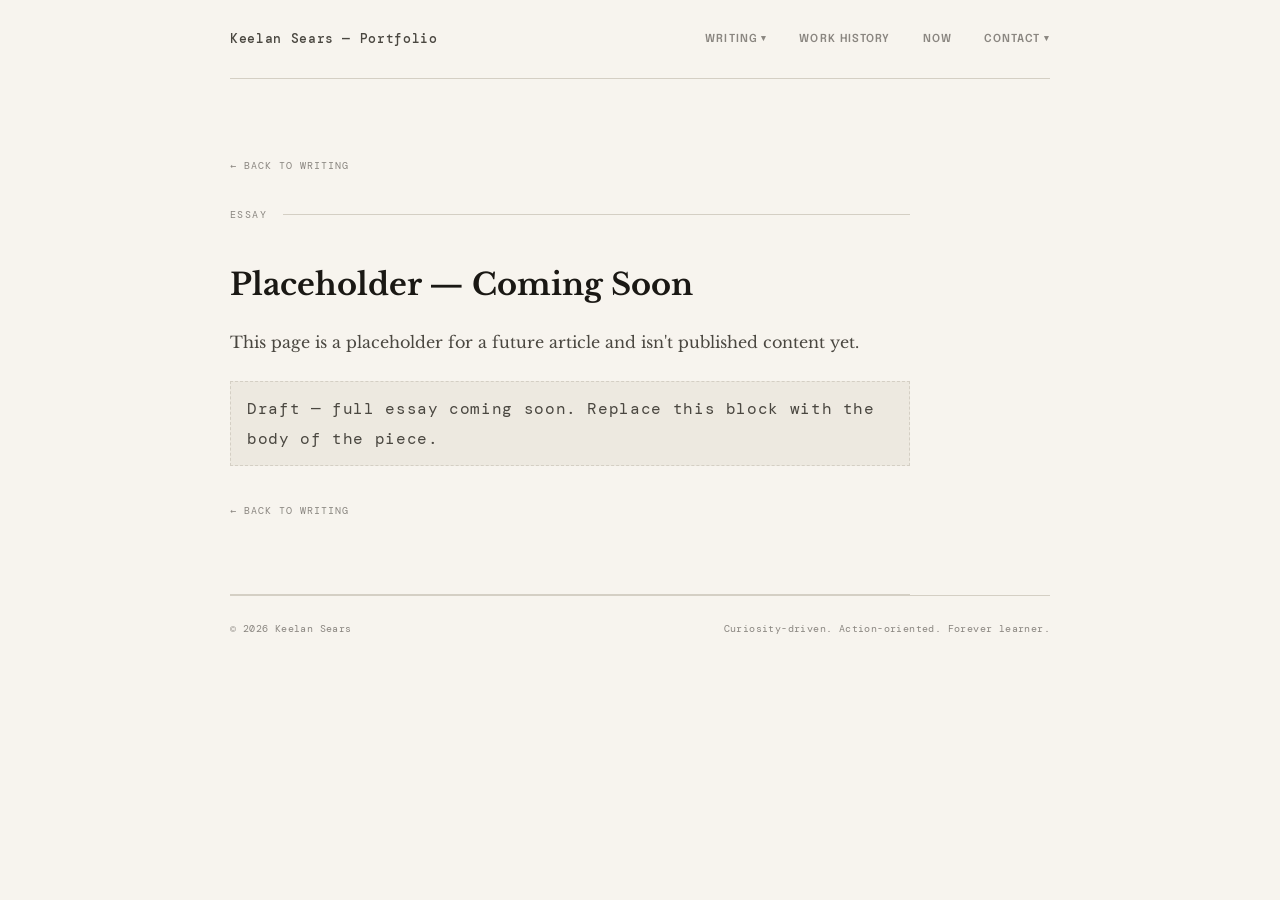
<file: reading-the-footnotes.html>
<!DOCTYPE html>
<html lang="en">
<head>
<meta charset="UTF-8">
<meta name="viewport" content="width=device-width, initial-scale=1.0">
<title>Placeholder — Coming Soon — Keelan Sears</title>
<link href="https://fonts.googleapis.com/css2?family=Libre+Baskerville:ital,wght@0,400;0,700;1,400&family=DM+Mono:wght@400;500&family=Epilogue:wght@300;400;600&display=swap" rel="stylesheet">
<link rel="stylesheet" href="styles.css?v=9">
</head>
<body>
<div class="site-wrap">

  <!-- NAV -->
  <nav>
    <div class="nav-name"><a href="index.html">Keelan Sears — Portfolio</a></div>
    <ul class="nav-links">
      <li class="nav-dropdown-li">
        <details class="nav-dropdown">
          <summary>Writing</summary>
          <ul class="dropdown">
            <li><a href="index.html#writing">Overview</a></li>
            <li><a href="expense-management.html">Optimizing Expense Management Systems<span class="dropdown-tag work">Work</span></a></li>
            <li><a href="who-is-martha-richter.html">Who is Martha Richter?<span class="dropdown-tag personal">Personal</span></a></li>
            <li><a href="reading-the-footnotes.html">Placeholder — Coming Soon<span class="dropdown-tag personal">Personal</span></a></li>
          </ul>
        </details>
      </li>
      <li><a href="index.html#work">Work History</a></li>
      <li><a href="index.html#now">Now</a></li>
      <li class="nav-dropdown-li">
        <details class="nav-dropdown align-right">
          <summary>Contact</summary>
          <ul class="dropdown">
            <li><a href="https://www.linkedin.com/in/keelan-sears-49459a4a/" target="_blank" rel="noopener noreferrer">LinkedIn</a></li>
            <li><button type="button" data-open-contact>Email me</button></li>
            <li><a href="resume.pdf" download>Download résumé</a></li>
          </ul>
        </details>
      </li>
    </ul>
  </nav>

  <!-- ARTICLE -->
  <article class="section article-body">
    <a href="index.html#writing" class="back-link">← Back to writing</a>
    <div class="section-label">Essay</div>
    <h2>Placeholder — Coming Soon</h2>
    <p>This page is a placeholder for a future article and isn't published content yet.</p>
    <p class="draft-note">Draft — full essay coming soon. Replace this block with the body of the piece.</p>
    <a href="index.html#writing" class="back-link" style="margin-top: 1rem; margin-bottom: 0;">← Back to writing</a>
  </article>

  <footer>
    <span>© 2026 Keelan Sears</span>
    <span>Curiosity-driven. Action-oriented. Forever learner.</span>
  </footer>

</div>
<script src="nav.js?v=9"></script>
<script src="crumple-transition.js?v=3" data-base="/assets/" data-swap=".site-wrap" data-sound="on"></script>
</body>
</html>
</file>
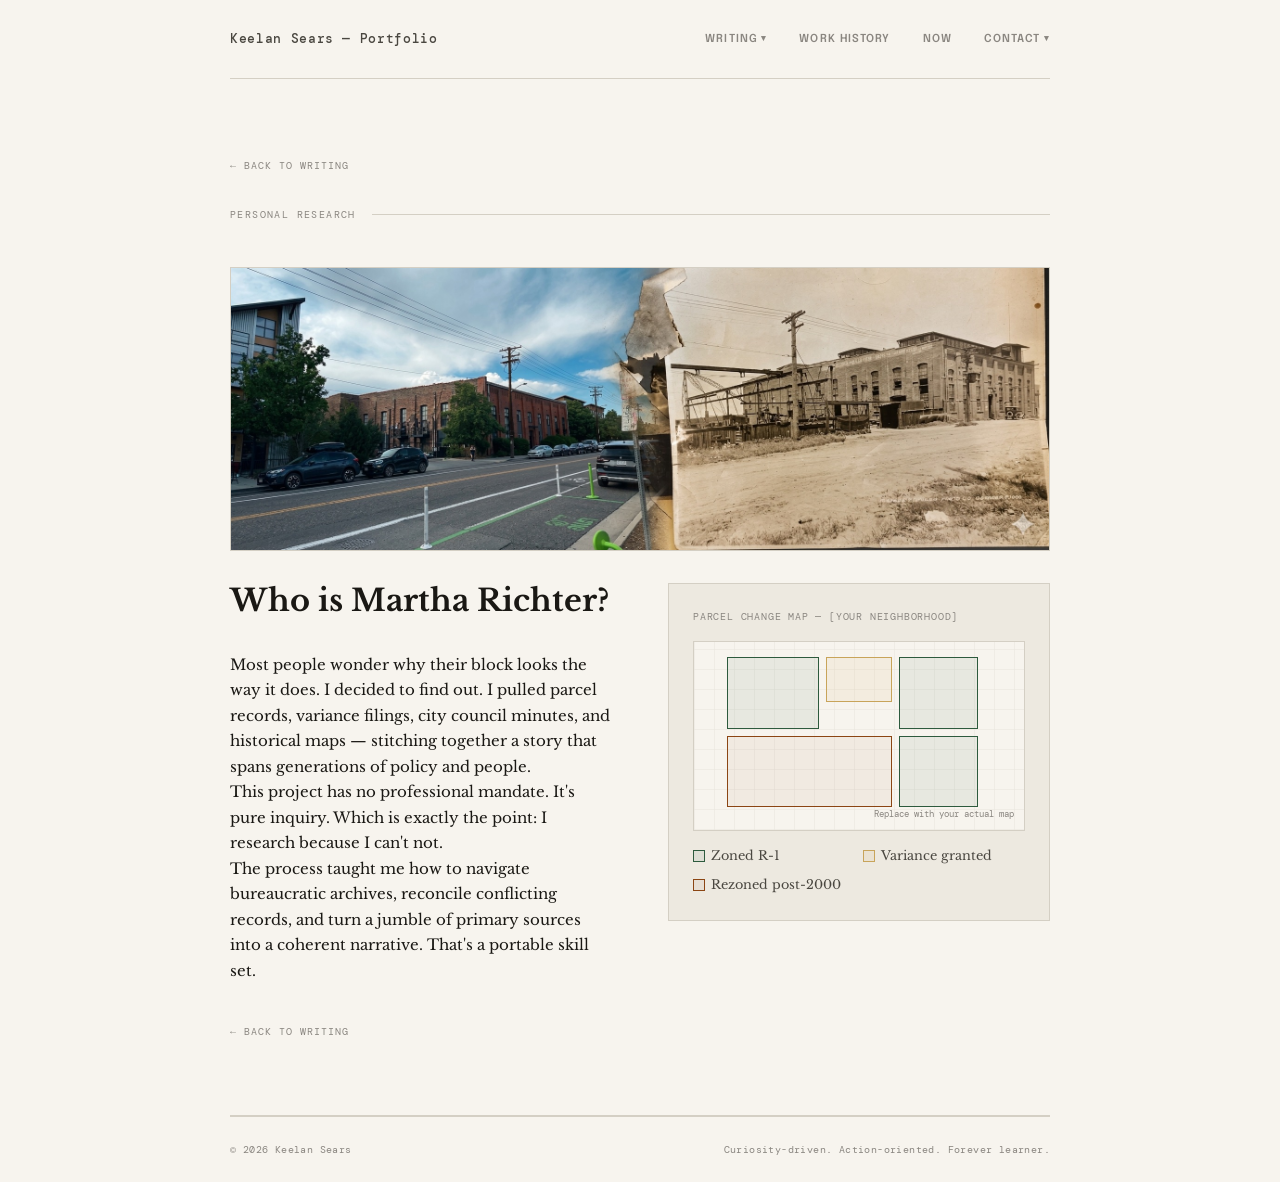
<file: who-is-martha-richter.html>
<!DOCTYPE html>
<html lang="en">
<head>
<meta charset="UTF-8">
<meta name="viewport" content="width=device-width, initial-scale=1.0">
<title>Who is Martha Richter? — Keelan Sears</title>
<link href="https://fonts.googleapis.com/css2?family=Libre+Baskerville:ital,wght@0,400;0,700;1,400&family=DM+Mono:wght@400;500&family=Epilogue:wght@300;400;600&display=swap" rel="stylesheet">
<link rel="stylesheet" href="styles.css?v=9">
</head>
<body>
<div class="site-wrap">

  <!-- NAV -->
  <nav>
    <div class="nav-name"><a href="index.html">Keelan Sears — Portfolio</a></div>
    <ul class="nav-links">
      <li class="nav-dropdown-li">
        <details class="nav-dropdown">
          <summary>Writing</summary>
          <ul class="dropdown">
            <li><a href="index.html#writing">Overview</a></li>
            <li><a href="expense-management.html">Optimizing Expense Management Systems<span class="dropdown-tag work">Work</span></a></li>
            <li><a href="who-is-martha-richter.html">Who is Martha Richter?<span class="dropdown-tag personal">Personal</span></a></li>
            <li><a href="reading-the-footnotes.html">Placeholder — Coming Soon<span class="dropdown-tag personal">Personal</span></a></li>
          </ul>
        </details>
      </li>
      <li><a href="index.html#work">Work History</a></li>
      <li><a href="index.html#now">Now</a></li>
      <li class="nav-dropdown-li">
        <details class="nav-dropdown align-right">
          <summary>Contact</summary>
          <ul class="dropdown">
            <li><a href="https://www.linkedin.com/in/keelan-sears-49459a4a/" target="_blank" rel="noopener noreferrer">LinkedIn</a></li>
            <li><button type="button" data-open-contact>Email me</button></li>
            <li><a href="resume.pdf" download>Download résumé</a></li>
          </ul>
        </details>
      </li>
    </ul>
  </nav>

  <!-- ARTICLE -->
  <article class="section">
    <a href="index.html#writing" class="back-link">← Back to writing</a>
    <div class="section-label">Personal Research</div>
    <img src="images/century-banner.jpg"
         alt="Then and now — the same block photographed a century apart"
         class="article-banner">
    <div class="zoning-block">
      <div>
        <h2>Who is Martha Richter?</h2>
        <div style="height: 1rem;"></div>
        <p>Most people wonder why their block looks the way it does. I decided to find out. I pulled parcel records, variance filings, city council minutes, and historical maps — stitching together a story that spans generations of policy and people.</p>
        <p>This project has no professional mandate. It's pure inquiry. Which is exactly the point: I research because I can't not.</p>
        <p>The process taught me how to navigate bureaucratic archives, reconcile conflicting records, and turn a jumble of primary sources into a coherent narrative. That's a portable skill set.</p>
      </div>
      <div class="zoning-visual">
        <div class="viz-label">Parcel change map — [your neighborhood]</div>
        <div class="map-placeholder">
          <div class="map-grid-lines"></div>
          <div class="map-block" style="left: 10%; top: 8%; width: 28%; height: 38%;"></div>
          <div class="map-block variance" style="left: 40%; top: 8%; width: 20%; height: 24%;"></div>
          <div class="map-block" style="left: 62%; top: 8%; width: 24%; height: 38%;"></div>
          <div class="map-block rezoned" style="left: 10%; top: 50%; width: 50%; height: 38%;"></div>
          <div class="map-block" style="left: 62%; top: 50%; width: 24%; height: 38%;"></div>
          <div class="map-center-label">Replace with your actual map</div>
        </div>
        <div class="map-legend">
          <div class="legend-item">
            <div class="legend-swatch"></div>
            Zoned R-1
          </div>
          <div class="legend-item">
            <div class="legend-swatch" style="border-color: var(--highlight); background: rgba(200,164,90,0.1);"></div>
            Variance granted
          </div>
          <div class="legend-item">
            <div class="legend-swatch" style="border-color: var(--accent-2); background: rgba(139,69,19,0.06);"></div>
            Rezoned post-2000
          </div>
        </div>
      </div>
    </div>
    <a href="index.html#writing" class="back-link" style="margin-top: 2.5rem; margin-bottom: 0;">← Back to writing</a>
  </article>

  <footer>
    <span>© 2026 Keelan Sears</span>
    <span>Curiosity-driven. Action-oriented. Forever learner.</span>
  </footer>

</div>
<script src="nav.js?v=9"></script>
<script src="crumple-transition.js?v=3" data-base="/assets/" data-swap=".site-wrap" data-sound="on"></script>
</body>
</html>
</file>
<file: styles.css>
*, *::before, *::after { box-sizing: border-box; margin: 0; padding: 0; }

  :root {
    --ink: #1a1814;
    --ink-2: #4a4740;
    --ink-3: #8a8680;
    --paper: #f7f4ee;
    --paper-2: #ede9e0;
    --rule: #d4cfc4;
    --accent: #2d5a3d;
    --accent-light: #e8f0eb;
    --accent-2: #8b4513;
    --highlight: #c8a45a;
    --font-serif: 'Libre Baskerville', Georgia, serif;
    --font-mono: 'DM Mono', monospace;
    --font-sans: 'Epilogue', sans-serif;
  }

  /* Scroll animation is handled by nav.js (custom easing); keep CSS out of it. */
  html { scroll-behavior: auto; }

  body {
    background: var(--paper);
    color: var(--ink);
    font-family: var(--font-serif);
    line-height: 1.7;
    font-size: 15px;
  }

  .site-wrap {
    max-width: 900px;
    margin: 0 auto;
    padding: 0 2.5rem;
  }

  /* ── NAV ── */
  nav {
    display: flex;
    justify-content: space-between;
    align-items: center;
    padding: 1.75rem 0;
    border-bottom: 1px solid var(--rule);
    position: sticky;
    top: 0;
    z-index: 50;
    background: var(--paper);
  }

  .nav-name {
    font-family: var(--font-mono);
    font-size: 13px;
    font-weight: 500;
    letter-spacing: 0.05em;
    color: var(--ink-2);
  }

  .nav-links {
    display: flex;
    gap: 2rem;
    list-style: none;
    font-family: var(--font-sans);
    font-size: 11px;
    font-weight: 600;
    letter-spacing: 0.1em;
    text-transform: uppercase;
    color: var(--ink-3);
  }

  .nav-links li { cursor: pointer; transition: color 0.15s; }
  .nav-links li:hover { color: var(--accent); }
  .nav-links a { color: inherit; text-decoration: none; }
  .nav-links li.active { color: var(--accent); }

  /* ── NAV DROPDOWN ── */
  .nav-dropdown-li { position: relative; }

  .nav-dropdown summary {
    list-style: none;
    cursor: pointer;
    display: flex;
    align-items: center;
    gap: 0.3em;
  }
  .nav-dropdown summary::-webkit-details-marker { display: none; }
  .nav-dropdown summary::after {
    content: '▾';
    font-size: 9px;
    transition: transform 0.15s;
  }
  .nav-dropdown[open] summary::after { transform: rotate(-180deg); }

  .nav-dropdown .dropdown {
    position: absolute;
    top: calc(100% + 0.75rem);
    left: -1rem;
    list-style: none;
    background: var(--paper);
    border: 1px solid var(--rule);
    min-width: 240px;
    z-index: 100;
    padding: 0.35rem 0;
    box-shadow: 0 4px 16px rgba(0,0,0,0.07);
  }

  .nav-dropdown .dropdown li a,
  .nav-dropdown .dropdown li button {
    display: block;
    width: 100%;
    text-align: left;
    background: none;
    border: none;
    -webkit-appearance: none;
    appearance: none;
    cursor: pointer;
    padding: 0.55rem 1rem;
    font-size: 11px;
    font-weight: 600;
    letter-spacing: 0.06em;
    text-transform: none;
    font-family: var(--font-sans);
    color: var(--ink-2);
    transition: background 0.1s, color 0.1s;
  }
  .nav-dropdown .dropdown li a:hover,
  .nav-dropdown .dropdown li button:hover {
    color: var(--accent);
    background: var(--accent-light);
  }

  .nav-dropdown.align-right .dropdown { left: auto; right: -1rem; }

  /* ── HERO ── */
  .hero {
    padding: 5rem 0 4.5rem;
    display: grid;
    grid-template-columns: 1fr 1fr;
    gap: 4rem;
    align-items: start;
    border-bottom: 1px solid var(--rule);
  }

  h1 {
    font-family: var(--font-serif);
    font-size: 3.6rem;
    font-weight: 700;
    line-height: 1.08;
    letter-spacing: -0.02em;
    color: var(--ink);
    margin-bottom: 2.25rem;
  }

  h1 em {
    font-style: italic;
    color: var(--accent-2);
  }

  .hero-cta {
    display: inline-flex;
    align-items: center;
    gap: 0.5rem;
    background: var(--ink);
    color: var(--paper);
    font-family: var(--font-sans);
    font-size: 11px;
    font-weight: 600;
    letter-spacing: 0.1em;
    text-transform: uppercase;
    padding: 0.85rem 1.75rem;
    border: none;
    cursor: pointer;
    text-decoration: none;
    transition: background 0.2s;
  }

  .hero-cta:hover { background: var(--accent); }

  .profile-photo-wrap {
    margin-bottom: 1.75rem;
  }

  .profile-photo {
    width: 120px;
    height: 120px;
    border-radius: 50%;
    object-fit: cover;
    border: 2px solid var(--rule);
    background: var(--paper-2);
    display: block;
  }

  .hero-statement {
    font-size: 1.05rem;
    line-height: 1.85;
    color: var(--ink-2);
    margin-bottom: 1.25rem;
  }

  .hero-statement strong { color: var(--ink); font-weight: 700; }
  .hero-statement em { font-size: 1.06em; }

  .hero-tags {
    display: flex;
    flex-wrap: wrap;
    gap: 0.5rem;
    margin-top: 2rem;
  }

  .tag {
    font-family: var(--font-mono);
    font-size: 10px;
    padding: 0.3rem 0.8rem;
    border: 1px solid var(--rule);
    color: var(--ink-2);
    background: var(--paper-2);
    letter-spacing: 0.04em;
  }

  /* ── SECTIONS ── */
  .section {
    padding: 4.5rem 0;
    border-bottom: 1px solid var(--rule);
    scroll-margin-top: 5.5rem;
  }

  .contact-band { scroll-margin-top: 5.5rem; }

  .section-label {
    font-family: var(--font-mono);
    font-size: 10px;
    letter-spacing: 0.14em;
    text-transform: uppercase;
    color: var(--ink-3);
    margin-bottom: 2.75rem;
    display: flex;
    align-items: center;
    gap: 1rem;
  }

  .back-to-top {
    display: block;
    text-align: right;
    margin-top: 2.5rem;
    font-family: var(--font-mono);
    font-size: 10px;
    letter-spacing: 0.1em;
    text-transform: uppercase;
    color: var(--ink-3);
    text-decoration: none;
    transition: color 0.15s;
  }
  .back-to-top:hover { color: var(--accent); }

  .section-label::after {
    content: '';
    flex: 1;
    height: 1px;
    background: var(--rule);
  }

  h2 {
    font-family: var(--font-serif);
    font-size: 1.9rem;
    font-weight: 700;
    line-height: 1.2;
    color: var(--ink);
    margin-bottom: 1rem;
  }

  /* ── WRITING CARDS ── */
  .writing-grid {
    display: grid;
    grid-template-columns: 1fr 1fr;
    gap: 1.75rem;
  }

  .writing-card {
    padding: 1.75rem;
    background: var(--paper-2);
    border-left: 3px solid var(--highlight);
    cursor: pointer;
    transition: transform 0.15s;
  }

  .writing-card:hover { transform: translateY(-2px); }

  .writing-card.featured {
    grid-column: 1 / -1;
    border-left-color: var(--accent-2);
    display: grid;
    grid-template-columns: 1.2fr 1fr;
    gap: 2.5rem;
    align-items: start;
    background: rgba(139,69,19,0.05);
  }

  .card-type {
    font-family: var(--font-mono);
    font-size: 10px;
    letter-spacing: 0.1em;
    text-transform: uppercase;
    color: var(--accent-2);
    margin-bottom: 0.6rem;
  }

  .card-title {
    font-family: var(--font-serif);
    font-size: 1.05rem;
    font-weight: 700;
    line-height: 1.35;
    color: var(--ink);
    margin-bottom: 0.6rem;
  }

  .card-excerpt {
    font-size: 0.87rem;
    color: var(--ink-2);
    line-height: 1.65;
  }

  .card-meta {
    font-family: var(--font-mono);
    font-size: 10px;
    color: var(--ink-3);
    margin-top: 1rem;
  }

  /* ── CARD TAGS (Personal / Work) ── */
  .card-tag {
    display: inline-block;
    font-family: var(--font-mono);
    font-size: 9px;
    letter-spacing: 0.08em;
    text-transform: uppercase;
    padding: 0.15rem 0.5rem;
    border-radius: 2px;
    margin-bottom: 0.65rem;
  }
  .card-tag.personal {
    color: var(--accent-2);
    background: rgba(139,69,19,0.08);
    border: 1px solid rgba(139,69,19,0.25);
  }
  .card-tag.work {
    color: #b07d4a;
    background: rgba(176,125,74,0.08);
    border: 1px solid rgba(176,125,74,0.35);
  }
  .writing-card.personal {
    border-left-color: var(--accent-2);
    background: rgba(139,69,19,0.05);
  }

  /* ── DROPDOWN TAGS ── */
  .dropdown-tag {
    font-family: var(--font-mono);
    font-size: 9px;
    letter-spacing: 0.06em;
    text-transform: uppercase;
    padding: 0.1rem 0.4rem;
    margin-left: 0.4rem;
    vertical-align: middle;
    white-space: nowrap;
  }
  .dropdown-tag.personal {
    color: var(--accent-2);
    border: 1px solid rgba(139,69,19,0.3);
  }
  .dropdown-tag.work {
    color: #b07d4a;
    border: 1px solid rgba(176,125,74,0.4);
  }

  .skills-box {
    background: var(--paper);
    border: 1px solid var(--rule);
    padding: 1.25rem 1.5rem;
  }

  .skills-box-label {
    font-family: var(--font-mono);
    font-size: 10px;
    color: var(--ink-3);
    margin-bottom: 0.75rem;
    text-transform: uppercase;
    letter-spacing: 0.08em;
  }

  .skills-box ul {
    font-size: 0.85rem;
    color: var(--ink-2);
    line-height: 1.75;
    padding-left: 1.1rem;
  }

  /* ── ZONING ── */
  .zoning-block {
    display: grid;
    grid-template-columns: 1fr 1fr;
    gap: 3.5rem;
    align-items: start;
    margin-top: 1.5rem;
  }

  .zoning-text p {
    font-size: 0.95rem;
    color: var(--ink-2);
    margin-bottom: 1rem;
    line-height: 1.8;
  }

  .zoning-visual {
    border: 1px solid var(--rule);
    padding: 1.5rem;
    background: var(--paper-2);
  }

  .viz-label {
    font-family: var(--font-mono);
    font-size: 10px;
    letter-spacing: 0.08em;
    text-transform: uppercase;
    color: var(--ink-3);
    margin-bottom: 1rem;
  }

  .map-placeholder {
    width: 100%;
    height: 190px;
    border: 1px solid var(--rule);
    position: relative;
    overflow: hidden;
    background: var(--paper);
  }

  .map-grid-lines {
    position: absolute;
    inset: 0;
    background-image:
      repeating-linear-gradient(0deg, var(--rule) 0px, transparent 1px, transparent 20px),
      repeating-linear-gradient(90deg, var(--rule) 0px, transparent 1px, transparent 20px);
    opacity: 0.4;
  }

  .map-block {
    position: absolute;
    border: 1.5px solid var(--accent);
    background: rgba(45, 90, 61, 0.08);
  }

  .map-block.variance {
    border-color: var(--highlight);
    background: rgba(200, 164, 90, 0.1);
  }

  .map-block.rezoned {
    border-color: var(--accent-2);
    background: rgba(139, 69, 19, 0.06);
  }

  .map-center-label {
    position: absolute;
    bottom: 8px;
    right: 10px;
    font-family: var(--font-mono);
    font-size: 9px;
    color: var(--ink-3);
  }

  .map-legend {
    margin-top: 0.85rem;
    display: grid;
    grid-template-columns: 1fr 1fr;
    gap: 0.5rem;
  }

  .legend-item {
    display: flex;
    align-items: center;
    gap: 6px;
    font-size: 0.8rem;
    color: var(--ink-2);
  }

  .legend-swatch {
    width: 12px;
    height: 12px;
    flex-shrink: 0;
    border: 1.5px solid var(--accent);
    background: rgba(45, 90, 61, 0.08);
  }

  /* ── TIMELINE ── */
  .timeline {
    margin-top: 1rem;
    position: relative;
    padding-left: 0;
  }

  .timeline::before {
    content: '';
    position: absolute;
    left: 7px;
    top: 10px;
    bottom: 2rem;
    width: 1px;
    background: var(--rule);
  }

  .tl-item {
    display: flex;
    gap: 1.75rem;
    margin-bottom: 2.25rem;
    position: relative;
  }

  .tl-dot {
    width: 15px;
    height: 15px;
    border-radius: 50%;
    border: 2px solid var(--accent);
    background: var(--paper);
    flex-shrink: 0;
    margin-top: 5px;
    z-index: 1;
  }

  .tl-dot.current { background: var(--accent); }

  .tl-dot.target {
    border-color: var(--highlight);
    border-style: dashed;
  }

  .tl-role {
    font-family: var(--font-serif);
    font-size: 1rem;
    font-weight: 700;
    color: var(--ink);
  }

  .tl-role.target-role { color: var(--highlight); }

  .tl-arrow {
    font-family: var(--font-mono);
    font-size: 10px;
    color: var(--ink-3);
    margin-left: 0.5rem;
    letter-spacing: 0.04em;
  }

  .tl-org {
    font-family: var(--font-mono);
    font-size: 10px;
    color: var(--accent);
    margin: 0.2rem 0 0.3rem;
    letter-spacing: 0.04em;
  }

  .tl-desc {
    font-size: 0.88rem;
    color: var(--ink-2);
    line-height: 1.65;
  }

  .tl-subrail {
    position: relative;
    margin-top: 0.6rem;
    padding-left: 1.5rem;
  }

  .tl-subrail::before {
    content: '';
    position: absolute;
    left: 5px;
    top: 6px;
    bottom: 1.25rem;
    width: 1px;
    background: var(--rule);
  }

  .tl-sub {
    display: flex;
    gap: 1rem;
    margin-bottom: 1.5rem;
    position: relative;
  }

  .tl-sub:last-child { margin-bottom: 0; }

  .tl-sub-dot {
    width: 9px;
    height: 9px;
    border-radius: 50%;
    border: 2px solid var(--accent);
    background: var(--paper);
    flex-shrink: 0;
    margin-top: 5px;
    z-index: 1;
  }

  .tl-sub-head {
    font-family: var(--font-mono);
    font-size: 12px;
    font-weight: 700;
    color: var(--ink);
    letter-spacing: 0.02em;
    margin-bottom: 0.3rem;
  }

  .tl-bullets {
    margin: 0;
    padding-left: 1.1rem;
    font-size: 0.88rem;
    color: var(--ink-2);
    line-height: 1.65;
  }

  .tl-bullets li { margin-bottom: 0.3rem; }
  .tl-bullets li:last-child { margin-bottom: 0; }

  /* ── NOW ── */
  .now-grid {
    display: grid;
    grid-template-columns: repeat(3, 1fr);
    gap: 1.5rem;
    margin-top: 1rem;
  }

  .now-card {
    padding: 1.35rem;
    border: 1px solid var(--rule);
    background: var(--paper);
  }

  .now-type {
    font-family: var(--font-mono);
    font-size: 10px;
    letter-spacing: 0.1em;
    text-transform: uppercase;
    color: var(--ink-3);
    margin-bottom: 0.5rem;
  }

  .now-title {
    font-family: var(--font-serif);
    font-size: 0.95rem;
    font-weight: 700;
    color: var(--ink);
    margin-bottom: 0.35rem;
    line-height: 1.3;
  }

  .now-detail {
    font-size: 0.82rem;
    color: var(--ink-2);
    line-height: 1.55;
  }

  /* ── CONTACT ── */
  .contact-band {
    padding: 4rem 0;
    display: flex;
    align-items: center;
    justify-content: space-between;
    gap: 2rem;
    flex-wrap: wrap;
  }

  .contact-headline {
    font-family: var(--font-serif);
    font-size: 2.2rem;
    font-weight: 700;
    font-style: italic;
    color: var(--ink);
  }

  .contact-links {
    display: flex;
    gap: 0.75rem;
    flex-wrap: wrap;
  }

  .contact-btn {
    font-family: var(--font-mono);
    font-size: 11px;
    letter-spacing: 0.06em;
    padding: 0.65rem 1.35rem;
    border: 1px solid var(--ink);
    color: var(--ink);
    background: transparent;
    cursor: pointer;
    transition: all 0.15s;
  }

  /* Keep the band's anchor + button triggers visually identical (buttons
     don't pick up the default link underline). */
  .contact-band .contact-btn { text-decoration: underline; }

  .contact-btn:hover {
    background: var(--ink);
    color: var(--paper);
  }

  /* ── CONTACT MODAL ── */
  .modal-overlay {
    position: fixed; inset: 0;
    background: rgba(0,0,0,0.55);
    display: flex; align-items: center; justify-content: center;
    z-index: 1000;
  }
  .modal-overlay[hidden] { display: none; }
  .modal-box {
    background: var(--paper); border: 1px solid var(--ink);
    padding: 2.5rem; width: min(90vw, 480px);
    position: relative;
  }
  .modal-close {
    position: absolute; top: 1rem; right: 1.2rem;
    background: none; border: none; font-size: 1.4rem;
    cursor: pointer; color: var(--ink);
  }
  .modal-title {
    font-family: var(--font-serif); font-size: 1.4rem;
    font-weight: 700; margin-bottom: 1.5rem;
  }
  .form-label {
    display: flex; flex-direction: column;
    font-family: var(--font-mono); font-size: 11px;
    letter-spacing: 0.06em; gap: 0.3rem; margin-bottom: 1rem;
  }
  .form-input {
    font-family: var(--font-mono); font-size: 12px;
    border: 1px solid var(--ink); background: transparent;
    padding: 0.5rem 0.6rem; color: var(--ink); resize: vertical;
  }
  .form-status { font-family: var(--font-mono); font-size: 11px; margin-top: 0.75rem; min-height: 1em; }

  /* ── FOOTER ── */
  footer {
    padding: 1.5rem 0;
    border-top: 1px solid var(--rule);
    display: flex;
    justify-content: space-between;
    align-items: center;
    font-family: var(--font-mono);
    font-size: 10px;
    color: var(--ink-3);
    letter-spacing: 0.04em;
  }

  /* ── RESPONSIVE ── */
  @media (max-width: 680px) {
    /* Global spacing */
    .site-wrap { padding: 0 1.25rem; }

    /* Nav: name on top, links in a row below */
    nav { flex-direction: column; align-items: flex-start; gap: 0.85rem; padding: 1.25rem 0; }
    .nav-name { white-space: nowrap; }
    .nav-links { width: 100%; flex-wrap: wrap; gap: 0.75rem 1.25rem; }

    /* Nav dropdown: float as an overlay card (same as desktop), so opening
       it doesn't grow the sticky nav and shift the page down */
    .nav-dropdown .dropdown {
      max-width: calc(100vw - 2.5rem);
    }

    /* Hero: collapse grid, photo floats right beside intro text */
    .hero { grid-template-columns: 1fr; gap: 1.5rem; padding: 2.5rem 0 3rem; }
    .writing-card.featured, .zoning-block { grid-template-columns: 1fr; gap: 2rem; }
    .profile-photo-wrap { float: right; margin: 0 0 0.75rem 1rem; }
    .profile-photo { width: 88px; height: 88px; }
    .hero-tags { clear: both; }

    /* Typography & sections */
    h1 { font-size: 2.4rem; }
    .section { padding: 3rem 0; }
    .section, .contact-band { scroll-margin-top: 7rem; }
    .writing-grid { grid-template-columns: 1fr; }
    .now-grid { grid-template-columns: 1fr; }
    .contact-band { flex-direction: column; align-items: flex-start; }
  }

  /* ── ARTICLE PAGES ── */
  .article-body {
    max-width: 680px;
  }

  .article-body p {
    font-size: 1rem;
    color: var(--ink-2);
    line-height: 1.85;
    margin-bottom: 1.25rem;
  }

  .article-body h2 { margin-bottom: 1.5rem; }

  .article-banner {
    display: block;
    width: 100%;
    margin: 1.5rem 0 2rem;
    border: 1px solid var(--rule);
  }

  .article-body h3 {
    font-family: var(--font-serif);
    font-size: 1.2rem;
    font-weight: 700;
    color: var(--ink);
    line-height: 1.4;
    margin: 2.25rem 0 0.9rem;
  }

  .back-link {
    display: inline-block;
    margin-bottom: 2rem;
    font-family: var(--font-mono);
    font-size: 10px;
    letter-spacing: 0.1em;
    text-transform: uppercase;
    color: var(--ink-3);
    text-decoration: none;
    transition: color 0.15s;
  }
  .back-link:hover { color: var(--accent); }

  .nav-name a { color: inherit; text-decoration: none; }

  .draft-note {
    font-family: var(--font-mono);
    font-size: 11px;
    letter-spacing: 0.04em;
    color: var(--accent-2);
    background: var(--paper-2);
    border: 1px dashed var(--rule);
    padding: 0.75rem 1rem;
    margin: 1.5rem 0;
  }

  .card-link {
    display: inline-block;
    margin-top: 0.9rem;
    font-family: var(--font-mono);
    font-size: 10px;
    letter-spacing: 0.08em;
    text-transform: uppercase;
    color: var(--accent-2);
    text-decoration: none;
    background: rgba(139,69,19,0.08);
    border: 1px solid rgba(139,69,19,0.25);
    border-radius: 3px;
    padding: 0.35rem 0.75rem;
    transition: background 0.15s, border-color 0.15s;
  }
  .card-link:hover {
    background: rgba(139,69,19,0.15);
    border-color: rgba(139,69,19,0.45);
  }
  .writing-card.featured .card-link {
    background: var(--paper);
  }
  .writing-card.featured .card-link:hover {
    background: rgba(139,69,19,0.08);
  }
</file>
